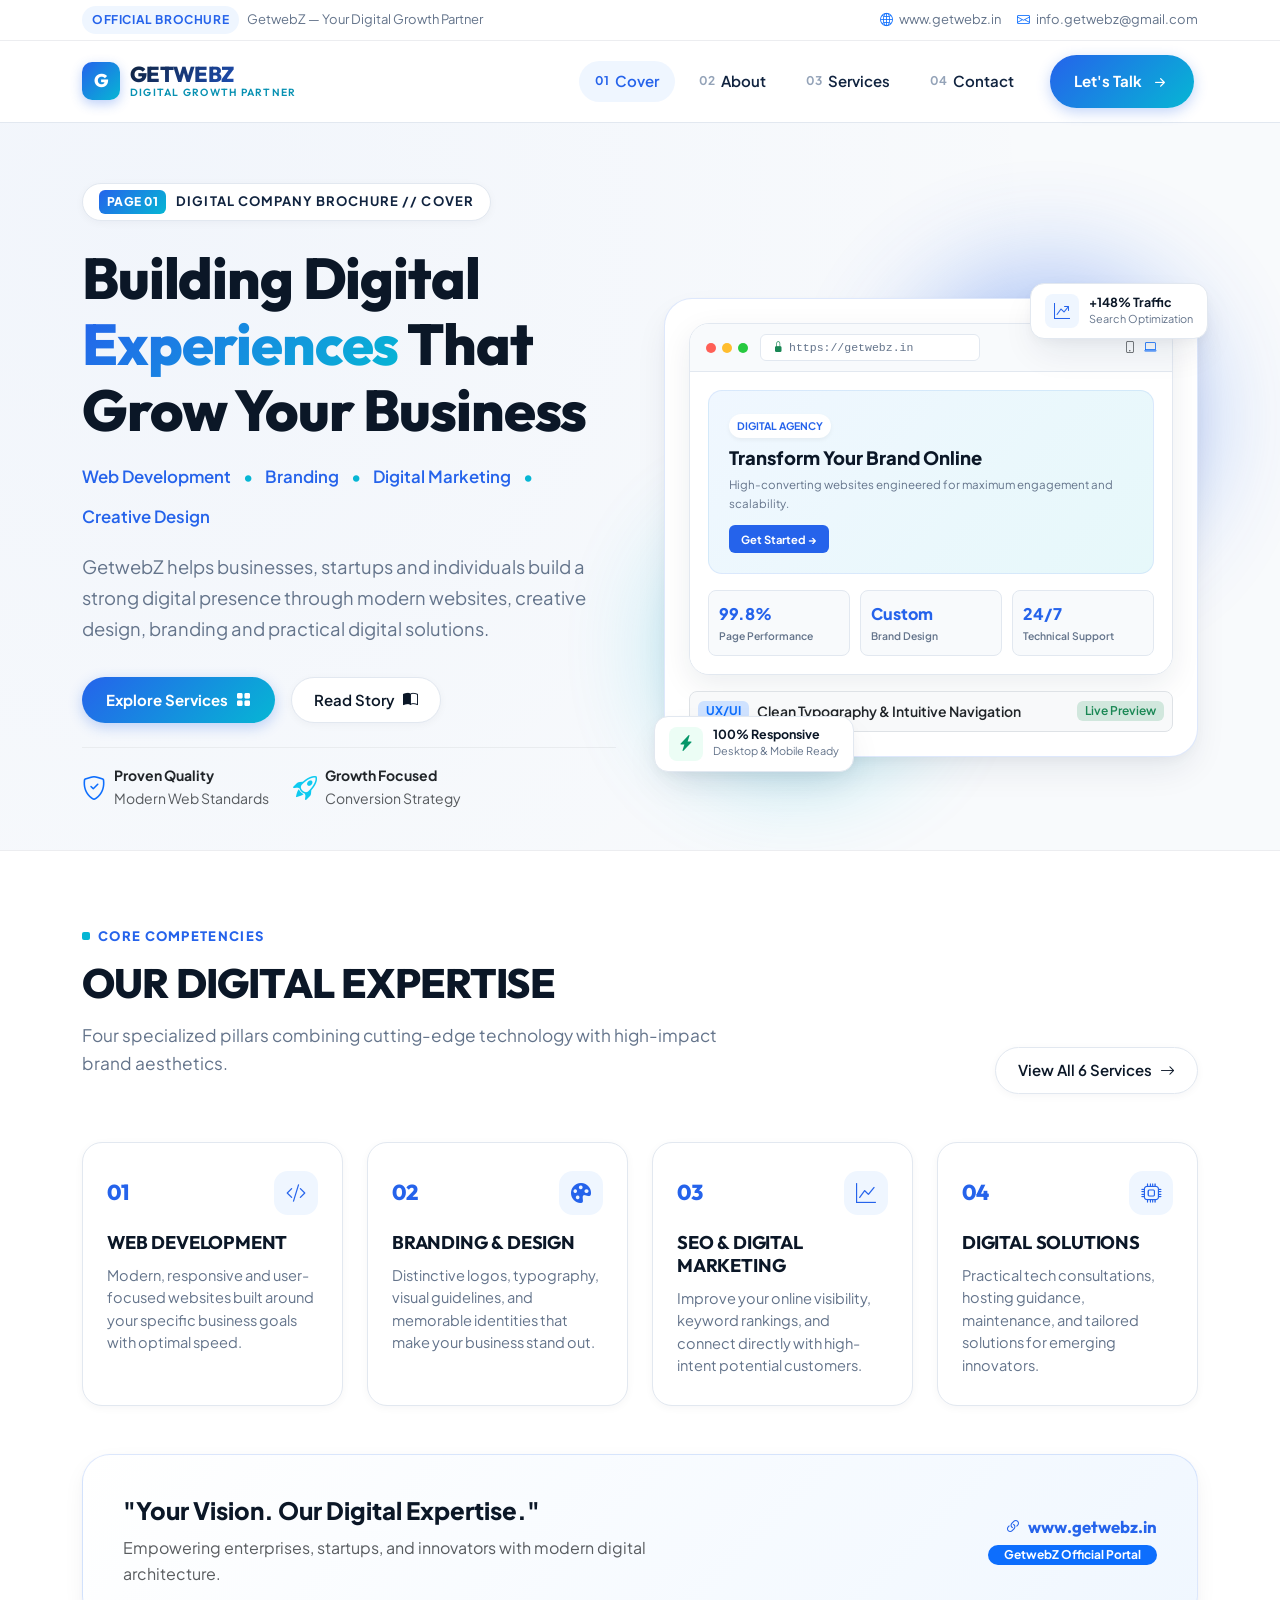
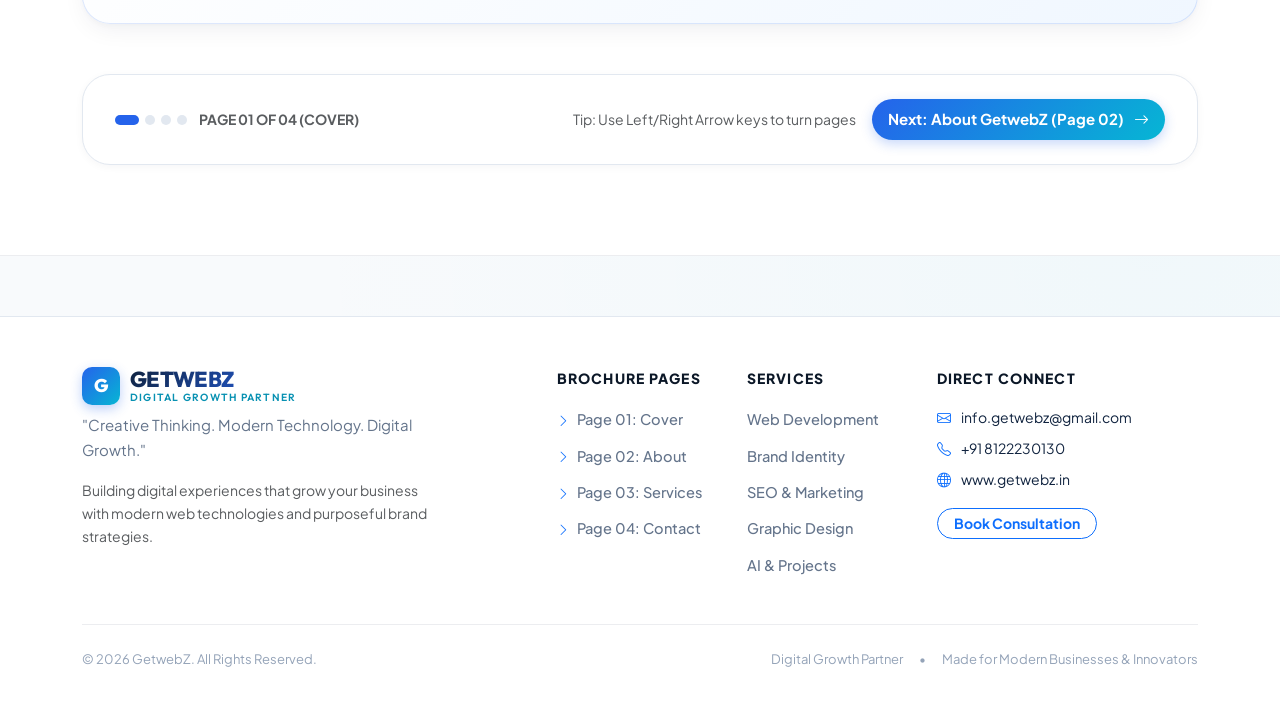
<file: index.html>
<!DOCTYPE html>
<html lang="en">

<head>
  <meta charset="UTF-8">
  <meta name="viewport" content="width=device-width, initial-scale=1.0">
  <title>GetwebZ | Web Development, Branding & Digital Solutions</title>
  <meta name="description"
    content="GetwebZ helps businesses build powerful digital experiences through web development, branding, graphic design, SEO and digital solutions.">

  <!-- Open Graph -->
  <meta property="og:title" content="GetwebZ | Building Digital Experiences That Grow Your Business">
  <meta property="og:description"
    content="Your Digital Growth Partner. Modern websites, creative design, branding and practical digital solutions.">
  <meta property="og:url" content="https://getwebz.in/">
  <meta property="og:type" content="website">

  <!-- Bootstrap 5 CSS -->
  <link href="https://cdn.jsdelivr.net/npm/bootstrap@5.3.3/dist/css/bootstrap.min.css" rel="stylesheet">
  <!-- Custom Design System -->
  <link rel="stylesheet" href="css/style.css">
</head>

<body>

  <div class="brochure-container">

    <!-- TOP BROCHURE UTILITY BAR -->
    <div class="brochure-topbar">
      <div class="container d-flex justify-content-between align-items-center">
        <div class="d-flex align-items-center gap-2">
          <span class="badge-doc">Official Brochure</span>
          <span class="d-none d-sm-inline">GetwebZ — Your Digital Growth Partner</span>
        </div>
        <div class="d-flex align-items-center gap-3">
          <span><i class="bi bi-globe2 me-1 text-primary"></i> www.getwebz.in</span>
          <span class="d-none d-md-inline"><i class="bi bi-envelope me-1 text-primary"></i>
            info.getwebz@gmail.com</span>
        </div>
      </div>
    </div>

    <!-- STICKY NAVIGATION -->
    <nav class="navbar navbar-expand-lg site-navbar">
      <div class="container">
        <a class="brand-logo" href="index.html">
          <div class="brand-logo-icon">G</div>
          <div class="brand-logo-text">
            <span class="brand-logo-title">GETWEBZ</span>
            <span class="brand-logo-sub">Digital Growth Partner</span>
          </div>
        </a>

        <button class="navbar-toggler border-0 shadow-none" type="button" data-bs-toggle="collapse"
          data-bs-target="#navbarBrochure" aria-controls="navbarBrochure" aria-expanded="false"
          aria-label="Toggle navigation">
          <span class="navbar-toggler-icon"></span>
        </button>

        <div class="collapse navbar-collapse" id="navbarBrochure">
          <ul class="navbar-nav ms-auto align-items-lg-center">
            <li class="nav-item">
              <a class="nav-link active" href="index.html">
                <span class="page-num">01</span> Cover
              </a>
            </li>
            <li class="nav-item">
              <a class="nav-link" href="about.html">
                <span class="page-num">02</span> About
              </a>
            </li>
            <li class="nav-item">
              <a class="nav-link" href="services.html">
                <span class="page-num">03</span> Services
              </a>
            </li>
            <li class="nav-item">
              <a class="nav-link" href="contact.html">
                <span class="page-num">04</span> Contact
              </a>
            </li>
            <li class="nav-item ms-lg-3 mt-3 mt-lg-0">
              <a href="contact.html" class="btn-brand-primary">
                <span>Let's Talk</span>
                <i class="bi bi-arrow-right-short fs-5"></i>
              </a>
            </li>
          </ul>
        </div>
      </div>
    </nav>

    <!-- MAIN HERO COVER SECTION -->
    <main>
      <section class="brochure-page-hero">
        <div class="container">

          <!-- Brochure Page Marker -->
          <div class="brochure-page-badge">
            <span class="page-tag">PAGE 01</span>
            <span class="page-title">DIGITAL COMPANY BROCHURE // COVER</span>
          </div>

          <div class="row align-items-center g-5">
            <!-- Hero Text Content -->
            <div class="col-lg-6">
              <h1 class="hero-main-title">
                Building Digital <span class="gradient-text">Experiences</span> That Grow Your Business
              </h1>

              <div class="hero-tagline-bar">
                <span>Web Development</span>
                <span class="bullet">•</span>
                <span>Branding</span>
                <span class="bullet">•</span>
                <span>Digital Marketing</span>
                <span class="bullet">•</span>
                <span>Creative Design</span>
              </div>

              <p class="hero-intro-text">
                GetwebZ helps businesses, startups and individuals build a strong digital presence through modern
                websites, creative design, branding and practical digital solutions.
              </p>

              <div class="d-flex flex-wrap gap-3 mb-4">
                <a href="services.html" class="btn-brand-primary">
                  <span>Explore Services</span>
                  <i class="bi bi-grid-fill"></i>
                </a>
                <a href="about.html" class="btn-brand-secondary">
                  <span>Read Story</span>
                  <i class="bi bi-book-half"></i>
                </a>
              </div>

              <div class="d-flex align-items-center gap-4 pt-3 border-top border-light-subtle">
                <div class="d-flex align-items-center gap-2">
                  <i class="bi bi-shield-check text-primary fs-4"></i>
                  <div class="small">
                    <div class="fw-bold text-dark">Proven Quality</div>
                    <div class="text-muted">Modern Web Standards</div>
                  </div>
                </div>
                <div class="d-flex align-items-center gap-2">
                  <i class="bi bi-rocket-takeoff text-info fs-4"></i>
                  <div class="small">
                    <div class="fw-bold text-dark">Growth Focused</div>
                    <div class="text-muted">Conversion Strategy</div>
                  </div>
                </div>
              </div>
            </div>

            <!-- Hero Visual Composition (Light Artboard & Device Mockups) -->
            <div class="col-lg-6">
              <div class="hero-visual-wrapper">
                <!-- Ambient Glows -->
                <div class="ambient-glow-shape glow-blue"></div>
                <div class="ambient-glow-shape glow-cyan"></div>

                <!-- Top Floating Badge -->
                <div class="floating-chip top-right">
                  <div class="floating-chip-icon blue">
                    <i class="bi bi-graph-up-arrow"></i>
                  </div>
                  <div class="floating-chip-text">
                    <div class="title">+148% Traffic</div>
                    <div class="subtitle">Search Optimization</div>
                  </div>
                </div>

                <!-- Bottom Floating Badge -->
                <div class="floating-chip bottom-left">
                  <div class="floating-chip-icon green">
                    <i class="bi bi-lightning-charge-fill"></i>
                  </div>
                  <div class="floating-chip-text">
                    <div class="title">100% Responsive</div>
                    <div class="subtitle">Desktop & Mobile Ready</div>
                  </div>
                </div>

                <!-- Central MacBook/Browser Mockup Artboard -->
                <div class="hero-artboard">
                  <div class="mockup-window">
                    <div class="mockup-header">
                      <div class="window-dots">
                        <span class="dot-red"></span>
                        <span class="dot-yellow"></span>
                        <span class="dot-green"></span>
                      </div>
                      <div class="mockup-address">
                        <i class="bi bi-lock-fill text-success" style="font-size: 0.65rem;"></i>
                        <span>https://getwebz.in</span>
                      </div>
                      <div class="ms-auto d-flex gap-2 text-muted" style="font-size: 0.75rem;">
                        <i class="bi bi-phone"></i>
                        <i class="bi bi-laptop text-primary"></i>
                      </div>
                    </div>

                    <div class="mockup-body">
                      <!-- Browser Screen Content -->
                      <div class="mockup-hero-preview">
                        <span class="mockup-badge">DIGITAL AGENCY</span>
                        <div class="mockup-heading">Transform Your Brand Online</div>
                        <div class="mockup-sub">High-converting websites engineered for maximum engagement and
                          scalability.</div>
                        <div class="mockup-btn">Get Started &rarr;</div>
                      </div>

                      <!-- Metric Widgets Strip inside Preview -->
                      <div class="mockup-grid-strip">
                        <div class="mockup-card-mini">
                          <div class="metric-val">99.8%</div>
                          <div class="metric-lbl">Page Performance</div>
                        </div>
                        <div class="mockup-card-mini">
                          <div class="metric-val">Custom</div>
                          <div class="metric-lbl">Brand Design</div>
                        </div>
                        <div class="mockup-card-mini">
                          <div class="metric-val">24/7</div>
                          <div class="metric-lbl">Technical Support</div>
                        </div>
                      </div>
                    </div>
                  </div>

                  <!-- Secondary Sub-elements (Mobile Overlay Preview) -->
                  <div class="mt-3 p-2 bg-light rounded-3 d-flex align-items-center justify-content-between border">
                    <div class="d-flex align-items-center gap-2">
                      <span class="badge bg-primary-subtle text-primary fw-bold">UX/UI</span>
                      <span class="small fw-semibold text-dark">Clean Typography & Intuitive Navigation</span>
                    </div>
                    <span class="badge bg-success-subtle text-success fw-semibold">Live Preview</span>
                  </div>
                </div>

              </div>
            </div>
          </div>

        </div>
      </section>

      <!-- SECTION: OUR DIGITAL EXPERTISE -->
      <section class="brochure-section bg-canvas">
        <div class="container">

          <div class="row align-items-end mb-5">
            <div class="col-lg-8">
              <span class="section-label">Core Competencies</span>
              <h2 class="section-title">OUR DIGITAL EXPERTISE</h2>
              <p class="section-subtitle">
                Four specialized pillars combining cutting-edge technology with high-impact brand aesthetics.
              </p>
            </div>
            <div class="col-lg-4 text-lg-end">
              <a href="services.html" class="btn-brand-secondary">
                <span>View All 6 Services</span>
                <i class="bi bi-arrow-right"></i>
              </a>
            </div>
          </div>

          <!-- 4 Compact Expertise Cards -->
          <div class="row g-4">
            <!-- 01 WEB DEVELOPMENT -->
            <div class="col-md-6 col-lg-3">
              <div class="expertise-card">
                <div class="expertise-number">
                  <span>01</span>
                  <div class="expertise-icon-wrap">
                    <i class="bi bi-code-slash"></i>
                  </div>
                </div>
                <h3 class="expertise-title">WEB DEVELOPMENT</h3>
                <p class="expertise-desc">
                  Modern, responsive and user-focused websites built around your specific business goals with optimal
                  speed.
                </p>
              </div>
            </div>

            <!-- 02 BRANDING & DESIGN -->
            <div class="col-md-6 col-lg-3">
              <div class="expertise-card">
                <div class="expertise-number">
                  <span>02</span>
                  <div class="expertise-icon-wrap">
                    <i class="bi bi-palette-fill"></i>
                  </div>
                </div>
                <h3 class="expertise-title">BRANDING & DESIGN</h3>
                <p class="expertise-desc">
                  Distinctive logos, typography, visual guidelines, and memorable identities that make your business
                  stand out.
                </p>
              </div>
            </div>

            <!-- 03 SEO & DIGITAL MARKETING -->
            <div class="col-md-6 col-lg-3">
              <div class="expertise-card">
                <div class="expertise-number">
                  <span>03</span>
                  <div class="expertise-icon-wrap">
                    <i class="bi bi-graph-up"></i>
                  </div>
                </div>
                <h3 class="expertise-title">SEO & DIGITAL MARKETING</h3>
                <p class="expertise-desc">
                  Improve your online visibility, keyword rankings, and connect directly with high-intent potential
                  customers.
                </p>
              </div>
            </div>

            <!-- 04 DIGITAL SOLUTIONS -->
            <div class="col-md-6 col-lg-3">
              <div class="expertise-card">
                <div class="expertise-number">
                  <span>04</span>
                  <div class="expertise-icon-wrap">
                    <i class="bi bi-cpu"></i>
                  </div>
                </div>
                <h3 class="expertise-title">DIGITAL SOLUTIONS</h3>
                <p class="expertise-desc">
                  Practical tech consultations, hosting guidance, maintenance, and tailored solutions for emerging
                  innovators.
                </p>
              </div>
            </div>
          </div>

          <!-- Bottom Statement Callout Bar -->
          <div class="brochure-callout-bar mt-5">
            <div class="row align-items-center">
              <div class="col-md-7 mb-3 mb-md-0">
                <div class="callout-tagline">"Your Vision. Our Digital Expertise."</div>
                <p class="mb-0 text-muted">Empowering enterprises, startups, and innovators with modern digital
                  architecture.</p>
              </div>
              <div class="col-md-5 text-md-end">
                <div class="d-inline-flex flex-column align-items-md-end">
                  <a href="https://getwebz.in/" target="_blank" rel="noopener"
                    class="callout-domain text-decoration-none">
                    <i class="bi bi-link-45deg me-1"></i> www.getwebz.in
                  </a>
                  <span class="badge bg-primary text-white mt-1 px-3 py-1 rounded-pill">GetwebZ Official Portal</span>
                </div>
              </div>
            </div>
          </div>

          <!-- BROCHURE CHAPTER PAGINATION BAR -->
          <div class="brochure-pagination-bar">
            <div class="brochure-page-indicator">
              <div class="page-dots-indicator">
                <span class="active"></span>
                <span></span>
                <span></span>
                <span></span>
              </div>
              <span class="small fw-bold text-muted">PAGE 01 OF 04 (COVER)</span>
            </div>

            <div class="d-flex align-items-center gap-3">
              <span class="small text-muted d-none d-md-inline">Tip: Use Left/Right Arrow keys to turn pages</span>
              <a href="about.html" class="page-step-link primary-step next-page">
                <span>Next: About GetwebZ (Page 02)</span>
                <i class="bi bi-arrow-right"></i>
              </a>
            </div>
          </div>

        </div>
      </section>
    </main>

    <!-- GLOBAL BROCHURE FOOTER -->
    <footer class="brochure-footer">
      <div class="container">
        <div class="row g-4">
          <div class="col-lg-4">
            <a class="brand-logo mb-2" href="index.html">
              <div class="brand-logo-icon">G</div>
              <div class="brand-logo-text">
                <span class="brand-logo-title">GETWEBZ</span>
                <span class="brand-logo-sub">Digital Growth Partner</span>
              </div>
            </a>
            <p class="footer-brand-tagline">
              "Creative Thinking. Modern Technology. Digital Growth."
            </p>
            <p class="text-muted small">
              Building digital experiences that grow your business with modern web technologies and purposeful brand
              strategies.
            </p>
          </div>

          <div class="col-6 col-lg-2 offset-lg-1">
            <div class="footer-links-title">Brochure Pages</div>
            <ul class="footer-nav">
              <li><a href="index.html"><i class="bi bi-chevron-right me-1 text-primary small"></i> Page 01: Cover</a>
              </li>
              <li><a href="about.html"><i class="bi bi-chevron-right me-1 text-primary small"></i> Page 02: About</a>
              </li>
              <li><a href="services.html"><i class="bi bi-chevron-right me-1 text-primary small"></i> Page 03:
                  Services</a></li>
              <li><a href="contact.html"><i class="bi bi-chevron-right me-1 text-primary small"></i> Page 04:
                  Contact</a></li>
            </ul>
          </div>

          <div class="col-6 col-lg-2">
            <div class="footer-links-title">Services</div>
            <ul class="footer-nav">
              <li><a href="services.html#webdev">Web Development</a></li>
              <li><a href="services.html#branding">Brand Identity</a></li>
              <li><a href="services.html#seo">SEO & Marketing</a></li>
              <li><a href="services.html#graphic">Graphic Design</a></li>
              <li><a href="services.html#tech">AI & Projects</a></li>
            </ul>
          </div>

          <div class="col-lg-3">
            <div class="footer-links-title">Direct Connect</div>
            <div class="small mb-2"><i class="bi bi-envelope text-primary me-2"></i> info.getwebz@gmail.com</div>
            <div class="small mb-2"><i class="bi bi-telephone text-primary me-2"></i> +91 8122230130</div>
            <div class="small mb-3"><i class="bi bi-globe text-primary me-2"></i> www.getwebz.in</div>
            <a href="contact.html" class="btn btn-sm btn-outline-primary rounded-pill px-3 fw-bold">Book
              Consultation</a>
          </div>
        </div>

        <div class="footer-bottom-bar">
          <div>© 2026 GetwebZ. All Rights Reserved.</div>
          <div class="d-flex gap-3">
            <span>Digital Growth Partner</span>
            <span>•</span>
            <span>Made for Modern Businesses & Innovators</span>
          </div>
        </div>
      </div>
    </footer>

  </div>

  <!-- Bootstrap 5 JS Bundle -->
  <script src="https://cdn.jsdelivr.net/npm/bootstrap@5.3.3/dist/js/bootstrap.bundle.min.js"></script>
  <!-- Interactive Engine -->
  <script src="js/main.js"></script>
</body>

</html>
</file>
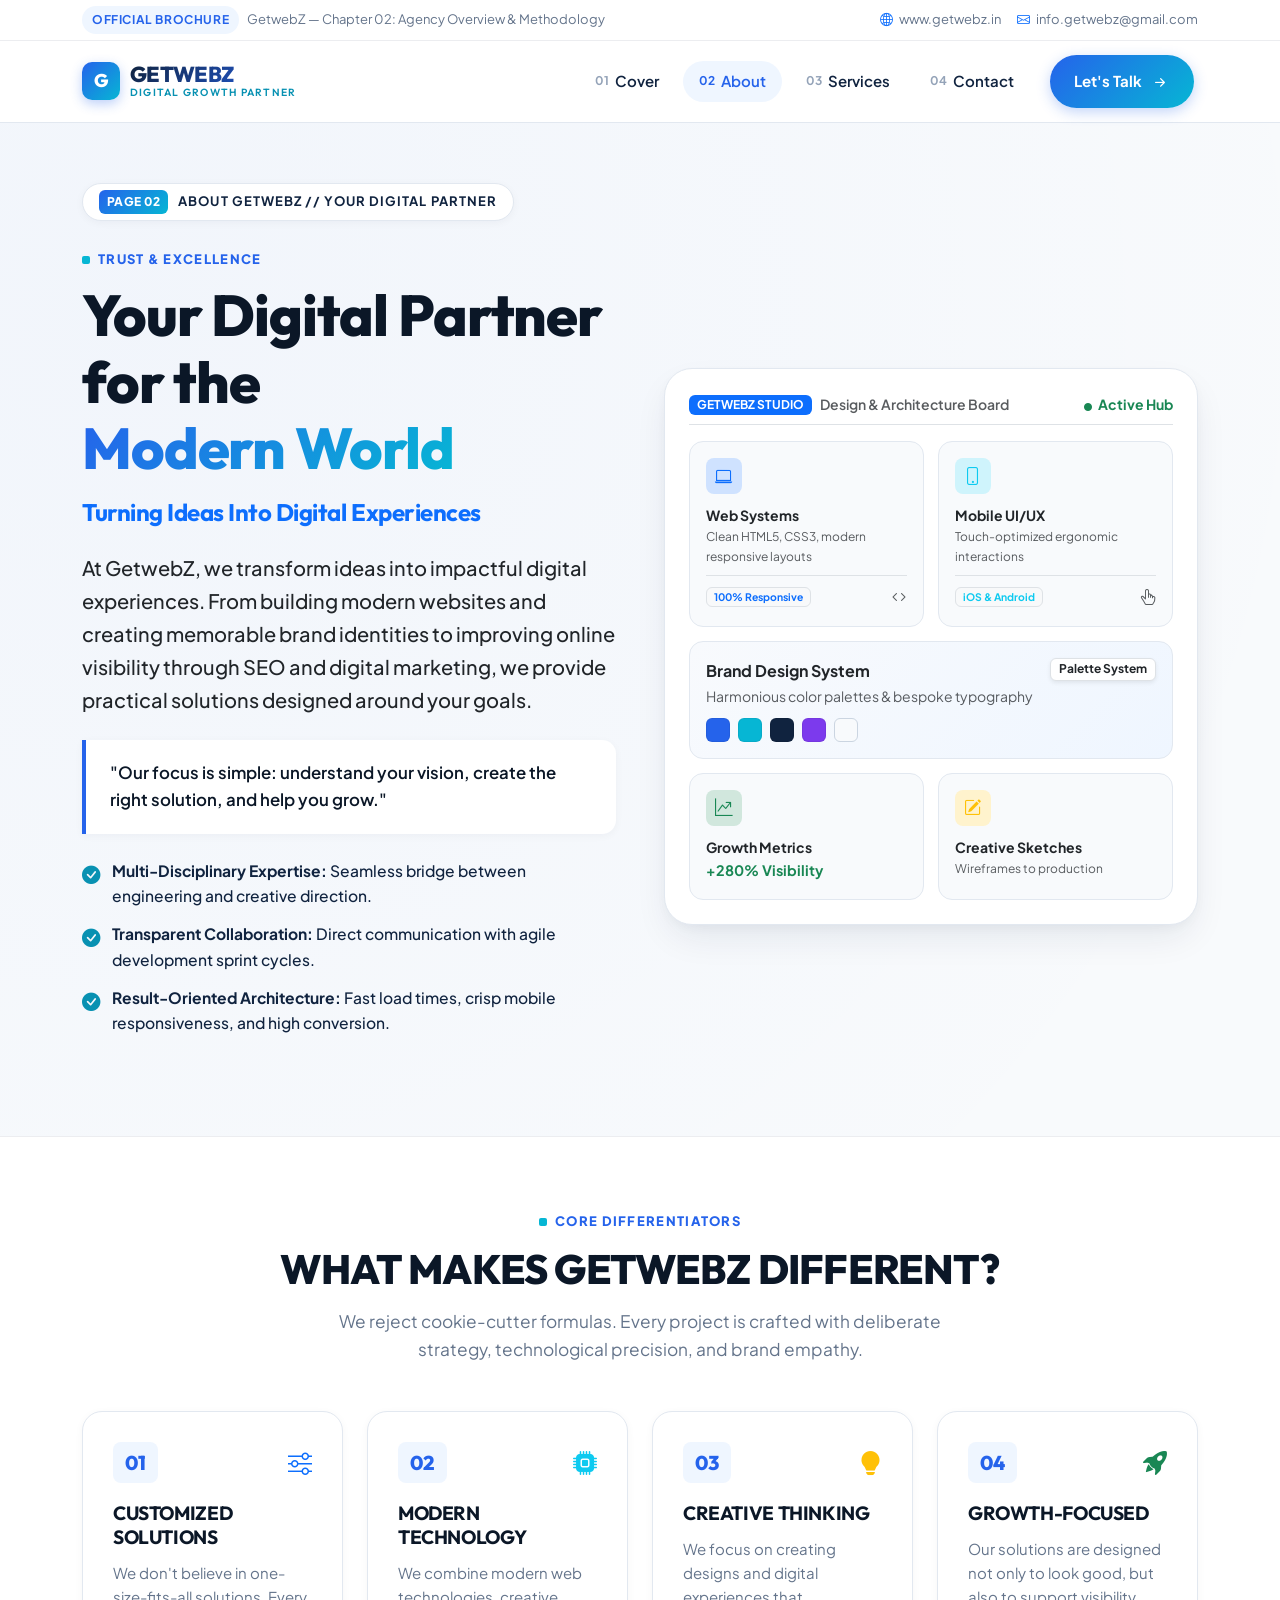
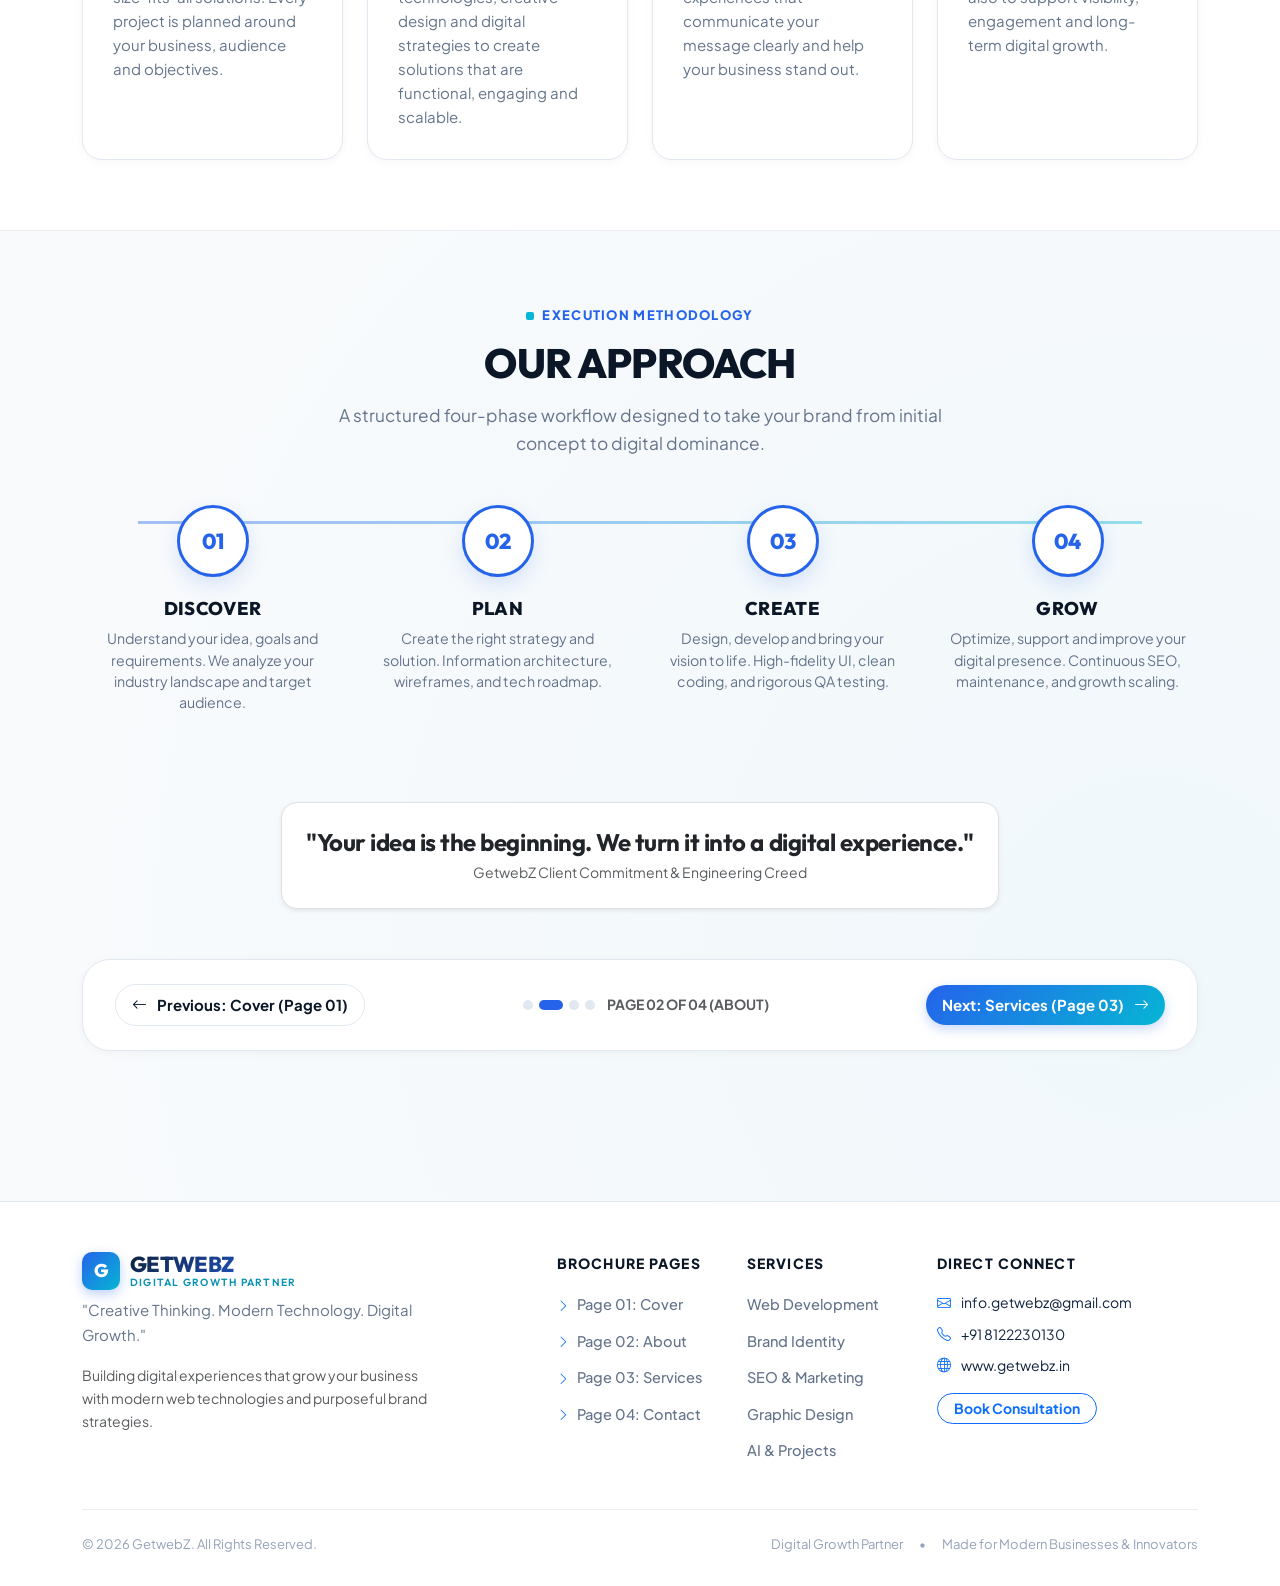
<file: about.html>
<!DOCTYPE html>
<html lang="en">
<head>
  <meta charset="UTF-8">
  <meta name="viewport" content="width=device-width, initial-scale=1.0">
  <title>About GetwebZ | Your Digital Partner for the Modern World</title>
  <meta name="description" content="At GetwebZ, we transform ideas into impactful digital experiences. Discover our story, methodology, and why leading brands choose our digital agency.">
  
  <!-- Open Graph -->
  <meta property="og:title" content="About GetwebZ | Your Digital Partner">
  <meta property="og:description" content="Turning Ideas Into Digital Experiences. Discover our customized solutions, modern tech stack, and growth-focused approach.">
  <meta property="og:url" content="https://getwebz.in/about.html">
  <meta property="og:type" content="website">

  <!-- Bootstrap 5 CSS -->
  <link href="https://cdn.jsdelivr.net/npm/bootstrap@5.3.3/dist/css/bootstrap.min.css" rel="stylesheet">
  <!-- Custom Design System -->
  <link rel="stylesheet" href="css/style.css">
</head>
<body>

<div class="brochure-container">

  <!-- TOP BROCHURE UTILITY BAR -->
  <div class="brochure-topbar">
    <div class="container d-flex justify-content-between align-items-center">
      <div class="d-flex align-items-center gap-2">
        <span class="badge-doc">Official Brochure</span>
        <span class="d-none d-sm-inline">GetwebZ — Chapter 02: Agency Overview & Methodology</span>
      </div>
      <div class="d-flex align-items-center gap-3">
        <span><i class="bi bi-globe2 me-1 text-primary"></i> www.getwebz.in</span>
        <span class="d-none d-md-inline"><i class="bi bi-envelope me-1 text-primary"></i> info.getwebz@gmail.com</span>
      </div>
    </div>
  </div>

  <!-- STICKY NAVIGATION -->
  <nav class="navbar navbar-expand-lg site-navbar">
    <div class="container">
      <a class="brand-logo" href="index.html">
        <div class="brand-logo-icon">G</div>
        <div class="brand-logo-text">
          <span class="brand-logo-title">GETWEBZ</span>
          <span class="brand-logo-sub">Digital Growth Partner</span>
        </div>
      </a>

      <button class="navbar-toggler border-0 shadow-none" type="button" data-bs-toggle="collapse" data-bs-target="#navbarBrochure" aria-controls="navbarBrochure" aria-expanded="false" aria-label="Toggle navigation">
        <span class="navbar-toggler-icon"></span>
      </button>

      <div class="collapse navbar-collapse" id="navbarBrochure">
        <ul class="navbar-nav ms-auto align-items-lg-center">
          <li class="nav-item">
            <a class="nav-link" href="index.html">
              <span class="page-num">01</span> Cover
            </a>
          </li>
          <li class="nav-item">
            <a class="nav-link active" href="about.html">
              <span class="page-num">02</span> About
            </a>
          </li>
          <li class="nav-item">
            <a class="nav-link" href="services.html">
              <span class="page-num">03</span> Services
            </a>
          </li>
          <li class="nav-item">
            <a class="nav-link" href="contact.html">
              <span class="page-num">04</span> Contact
            </a>
          </li>
          <li class="nav-item ms-lg-3 mt-3 mt-lg-0">
            <a href="contact.html" class="btn-brand-primary">
              <span>Let's Talk</span>
              <i class="bi bi-arrow-right-short fs-5"></i>
            </a>
          </li>
        </ul>
      </div>
    </div>
  </nav>

  <!-- MAIN ABOUT SECTION -->
  <main>
    <section class="brochure-page-hero">
      <div class="container">
        
        <!-- Brochure Page Marker -->
        <div class="brochure-page-badge">
          <span class="page-tag">PAGE 02</span>
          <span class="page-title">ABOUT GETWEBZ // YOUR DIGITAL PARTNER</span>
        </div>

        <div class="row align-items-center g-5 mb-5">
          <!-- Left Column: Story and Positioning -->
          <div class="col-lg-6">
            <span class="section-label">Trust & Excellence</span>
            <h1 class="hero-main-title mb-3">
              Your Digital Partner for the <span class="gradient-text">Modern World</span>
            </h1>
            <h4 class="text-primary fw-bold mb-4">
              Turning Ideas Into Digital Experiences
            </h4>

            <p class="lead text-dark fw-medium mb-3">
              At GetwebZ, we transform ideas into impactful digital experiences. From building modern websites and creating memorable brand identities to improving online visibility through SEO and digital marketing, we provide practical solutions designed around your goals.
            </p>

            <div class="about-quote-box">
              <p class="about-quote-text">
                "Our focus is simple: understand your vision, create the right solution, and help you grow."
              </p>
            </div>

            <ul class="about-highlight-list">
              <li>
                <i class="bi bi-check-circle-fill"></i>
                <span><strong>Multi-Disciplinary Expertise:</strong> Seamless bridge between engineering and creative direction.</span>
              </li>
              <li>
                <i class="bi bi-check-circle-fill"></i>
                <span><strong>Transparent Collaboration:</strong> Direct communication with agile development sprint cycles.</span>
              </li>
              <li>
                <i class="bi bi-check-circle-fill"></i>
                <span><strong>Result-Oriented Architecture:</strong> Fast load times, crisp mobile responsiveness, and high conversion.</span>
              </li>
            </ul>
          </div>

          <!-- Right Column: Creative Digital Workspace Composition -->
          <div class="col-lg-6">
            <div class="workspace-artboard">
              <div class="d-flex align-items-center justify-content-between mb-3 pb-2 border-bottom">
                <div class="d-flex align-items-center gap-2">
                  <span class="badge bg-primary text-white px-2 py-1 small fw-bold">GETWEBZ STUDIO</span>
                  <span class="small fw-semibold text-muted">Design & Architecture Board</span>
                </div>
                <span class="text-success small fw-bold"><i class="bi bi-circle-fill me-1" style="font-size: 0.5rem;"></i> Active Hub</span>
              </div>

              <div class="workspace-grid">
                <!-- Workspace Tile 1: Web & Laptop Interface -->
                <div class="workspace-card">
                  <div class="workspace-card-icon bg-primary-subtle text-primary">
                    <i class="bi bi-laptop"></i>
                  </div>
                  <div class="fw-bold text-dark small">Web Systems</div>
                  <div class="text-muted" style="font-size: 0.75rem;">Clean HTML5, CSS3, modern responsive layouts</div>
                  <div class="mt-2 pt-2 border-top d-flex align-items-center justify-content-between">
                    <span class="badge bg-light text-primary border" style="font-size: 0.65rem;">100% Responsive</span>
                    <i class="bi bi-code text-muted"></i>
                  </div>
                </div>

                <!-- Workspace Tile 2: Mobile Interface & Apps -->
                <div class="workspace-card">
                  <div class="workspace-card-icon bg-info-subtle text-info">
                    <i class="bi bi-phone"></i>
                  </div>
                  <div class="fw-bold text-dark small">Mobile UI/UX</div>
                  <div class="text-muted" style="font-size: 0.75rem;">Touch-optimized ergonomic interactions</div>
                  <div class="mt-2 pt-2 border-top d-flex align-items-center justify-content-between">
                    <span class="badge bg-light text-info border" style="font-size: 0.65rem;">iOS & Android</span>
                    <i class="bi bi-hand-index-thumb text-muted"></i>
                  </div>
                </div>

                <!-- Workspace Tile 3: Branding & Color Harmony -->
                <div class="workspace-card full-col">
                  <div class="d-flex justify-content-between align-items-start">
                    <div>
                      <div class="fw-bold text-dark">Brand Design System</div>
                      <div class="text-muted small">Harmonious color palettes & bespoke typography</div>
                    </div>
                    <span class="badge bg-white text-dark border shadow-sm">Palette System</span>
                  </div>
                  <div class="palette-swatches">
                    <span style="background: #2563EB;" title="Primary Blue #2563EB"></span>
                    <span style="background: #06B6D4;" title="Accent Cyan #06B6D4"></span>
                    <span style="background: #10233F;" title="Deep Navy #10233F"></span>
                    <span style="background: #7C3AED;" title="Soft Violet #7C3AED"></span>
                    <span style="background: #F8FAFC; border: 1px solid #CBD5E1;" title="Canvas Light #F8FAFC"></span>
                  </div>
                </div>

                <!-- Workspace Tile 4: Analytics Sparkline -->
                <div class="workspace-card">
                  <div class="workspace-card-icon bg-success-subtle text-success">
                    <i class="bi bi-graph-up-arrow"></i>
                  </div>
                  <div class="fw-bold text-dark small">Growth Metrics</div>
                  <div class="text-success fw-bold" style="font-size: 0.9rem;">+280% Visibility</div>
                </div>

                <!-- Workspace Tile 5: Sketches & Wireframing -->
                <div class="workspace-card">
                  <div class="workspace-card-icon bg-warning-subtle text-warning">
                    <i class="bi bi-pencil-square"></i>
                  </div>
                  <div class="fw-bold text-dark small">Creative Sketches</div>
                  <div class="text-muted" style="font-size: 0.75rem;">Wireframes to production</div>
                </div>
              </div>

            </div>
          </div>
        </div>

      </div>
    </section>

    <!-- SECTION: WHAT MAKES GETWEBZ DIFFERENT? -->
    <section class="brochure-section bg-canvas">
      <div class="container">
        
        <div class="text-center max-w-700 mx-auto mb-5">
          <span class="section-label">Core Differentiators</span>
          <h2 class="section-title">WHAT MAKES GETWEBZ DIFFERENT?</h2>
          <p class="section-subtitle mx-auto">
            We reject cookie-cutter formulas. Every project is crafted with deliberate strategy, technological precision, and brand empathy.
          </p>
        </div>

        <div class="row g-4">
          <!-- 01 CUSTOMIZED SOLUTIONS -->
          <div class="col-md-6 col-lg-3">
            <div class="difference-card">
              <div class="difference-header">
                <span class="difference-tag">01</span>
                <i class="bi bi-sliders text-primary fs-4"></i>
              </div>
              <h3 class="difference-title">CUSTOMIZED SOLUTIONS</h3>
              <p class="difference-desc">
                We don't believe in one-size-fits-all solutions. Every project is planned around your business, audience and objectives.
              </p>
            </div>
          </div>

          <!-- 02 MODERN TECHNOLOGY -->
          <div class="col-md-6 col-lg-3">
            <div class="difference-card">
              <div class="difference-header">
                <span class="difference-tag">02</span>
                <i class="bi bi-cpu-fill text-info fs-4"></i>
              </div>
              <h3 class="difference-title">MODERN TECHNOLOGY</h3>
              <p class="difference-desc">
                We combine modern web technologies, creative design and digital strategies to create solutions that are functional, engaging and scalable.
              </p>
            </div>
          </div>

          <!-- 03 CREATIVE THINKING -->
          <div class="col-md-6 col-lg-3">
            <div class="difference-card">
              <div class="difference-header">
                <span class="difference-tag">03</span>
                <i class="bi bi-lightbulb-fill text-warning fs-4"></i>
              </div>
              <h3 class="difference-title">CREATIVE THINKING</h3>
              <p class="difference-desc">
                We focus on creating designs and digital experiences that communicate your message clearly and help your business stand out.
              </p>
            </div>
          </div>

          <!-- 04 GROWTH-FOCUSED -->
          <div class="col-md-6 col-lg-3">
            <div class="difference-card">
              <div class="difference-header">
                <span class="difference-tag">04</span>
                <i class="bi bi-rocket-takeoff-fill text-success fs-4"></i>
              </div>
              <h3 class="difference-title">GROWTH-FOCUSED</h3>
              <p class="difference-desc">
                Our solutions are designed not only to look good, but also to support visibility, engagement and long-term digital growth.
              </p>
            </div>
          </div>
        </div>

      </div>
    </section>

    <!-- SECTION: OUR APPROACH (4-STEP PROCESS) -->
    <section class="brochure-section">
      <div class="container">
        
        <div class="text-center max-w-700 mx-auto mb-5">
          <span class="section-label">Execution Methodology</span>
          <h2 class="section-title">OUR APPROACH</h2>
          <p class="section-subtitle mx-auto">
            A structured four-phase workflow designed to take your brand from initial concept to digital dominance.
          </p>
        </div>

        <div class="process-timeline-container">
          <div class="process-timeline-line"></div>

          <div class="row g-4">
            <!-- STEP 01: DISCOVER -->
            <div class="col-md-6 col-lg-3">
              <div class="process-step-item">
                <div class="process-node">01</div>
                <h4 class="process-step-title">DISCOVER</h4>
                <p class="process-step-desc">
                  Understand your idea, goals and requirements. We analyze your industry landscape and target audience.
                </p>
              </div>
            </div>

            <!-- STEP 02: PLAN -->
            <div class="col-md-6 col-lg-3">
              <div class="process-step-item">
                <div class="process-node">02</div>
                <h4 class="process-step-title">PLAN</h4>
                <p class="process-step-desc">
                  Create the right strategy and solution. Information architecture, wireframes, and tech roadmap.
                </p>
              </div>
            </div>

            <!-- STEP 03: CREATE -->
            <div class="col-md-6 col-lg-3">
              <div class="process-step-item">
                <div class="process-node">03</div>
                <h4 class="process-step-title">CREATE</h4>
                <p class="process-step-desc">
                  Design, develop and bring your vision to life. High-fidelity UI, clean coding, and rigorous QA testing.
                </p>
              </div>
            </div>

            <!-- STEP 04: GROW -->
            <div class="col-md-6 col-lg-3">
              <div class="process-step-item">
                <div class="process-node">04</div>
                <h4 class="process-step-title">GROW</h4>
                <p class="process-step-desc">
                  Optimize, support and improve your digital presence. Continuous SEO, maintenance, and growth scaling.
                </p>
              </div>
            </div>
          </div>
        </div>

        <!-- End of Page 2 Closing Manifesto Banner -->
        <div class="text-center mt-5 pt-4">
          <div class="p-4 rounded-4 bg-white border shadow-sm d-inline-block">
            <h4 class="text-dark fw-bold mb-1">
              "Your idea is the beginning. We turn it into a digital experience."
            </h4>
            <p class="text-muted small mb-0">GetwebZ Client Commitment & Engineering Creed</p>
          </div>
        </div>

        <!-- BROCHURE CHAPTER PAGINATION BAR -->
        <div class="brochure-pagination-bar">
          <a href="index.html" class="page-step-link prev-page">
            <i class="bi bi-arrow-left"></i>
            <span>Previous: Cover (Page 01)</span>
          </a>

          <div class="brochure-page-indicator">
            <div class="page-dots-indicator">
              <span></span>
              <span class="active"></span>
              <span></span>
              <span></span>
            </div>
            <span class="small fw-bold text-muted">PAGE 02 OF 04 (ABOUT)</span>
          </div>

          <a href="services.html" class="page-step-link primary-step next-page">
            <span>Next: Services (Page 03)</span>
            <i class="bi bi-arrow-right"></i>
          </a>
        </div>

      </div>
    </section>
  </main>

  <!-- GLOBAL BROCHURE FOOTER -->
  <footer class="brochure-footer">
    <div class="container">
      <div class="row g-4">
        <div class="col-lg-4">
          <a class="brand-logo mb-2" href="index.html">
            <div class="brand-logo-icon">G</div>
            <div class="brand-logo-text">
              <span class="brand-logo-title">GETWEBZ</span>
              <span class="brand-logo-sub">Digital Growth Partner</span>
            </div>
          </a>
          <p class="footer-brand-tagline">
            "Creative Thinking. Modern Technology. Digital Growth."
          </p>
          <p class="text-muted small">
            Building digital experiences that grow your business with modern web technologies and purposeful brand strategies.
          </p>
        </div>

        <div class="col-6 col-lg-2 offset-lg-1">
          <div class="footer-links-title">Brochure Pages</div>
          <ul class="footer-nav">
            <li><a href="index.html"><i class="bi bi-chevron-right me-1 text-primary small"></i> Page 01: Cover</a></li>
            <li><a href="about.html"><i class="bi bi-chevron-right me-1 text-primary small"></i> Page 02: About</a></li>
            <li><a href="services.html"><i class="bi bi-chevron-right me-1 text-primary small"></i> Page 03: Services</a></li>
            <li><a href="contact.html"><i class="bi bi-chevron-right me-1 text-primary small"></i> Page 04: Contact</a></li>
          </ul>
        </div>

        <div class="col-6 col-lg-2">
          <div class="footer-links-title">Services</div>
          <ul class="footer-nav">
            <li><a href="services.html#webdev">Web Development</a></li>
            <li><a href="services.html#branding">Brand Identity</a></li>
            <li><a href="services.html#seo">SEO & Marketing</a></li>
            <li><a href="services.html#graphic">Graphic Design</a></li>
            <li><a href="services.html#tech">AI & Projects</a></li>
          </ul>
        </div>

        <div class="col-lg-3">
          <div class="footer-links-title">Direct Connect</div>
          <div class="small mb-2"><i class="bi bi-envelope text-primary me-2"></i> info.getwebz@gmail.com</div>
          <div class="small mb-2"><i class="bi bi-telephone text-primary me-2"></i> +91 8122230130</div>
          <div class="small mb-3"><i class="bi bi-globe text-primary me-2"></i> www.getwebz.in</div>
          <a href="contact.html" class="btn btn-sm btn-outline-primary rounded-pill px-3 fw-bold">Book Consultation</a>
        </div>
      </div>

      <div class="footer-bottom-bar">
        <div>© 2026 GetwebZ. All Rights Reserved.</div>
        <div class="d-flex gap-3">
          <span>Digital Growth Partner</span>
          <span>•</span>
          <span>Made for Modern Businesses & Innovators</span>
        </div>
      </div>
    </div>
  </footer>

</div>

<!-- Bootstrap 5 JS Bundle -->
<script src="https://cdn.jsdelivr.net/npm/bootstrap@5.3.3/dist/js/bootstrap.bundle.min.js"></script>
<!-- Interactive Engine -->
<script src="js/main.js"></script>
</body>
</html>
</file>
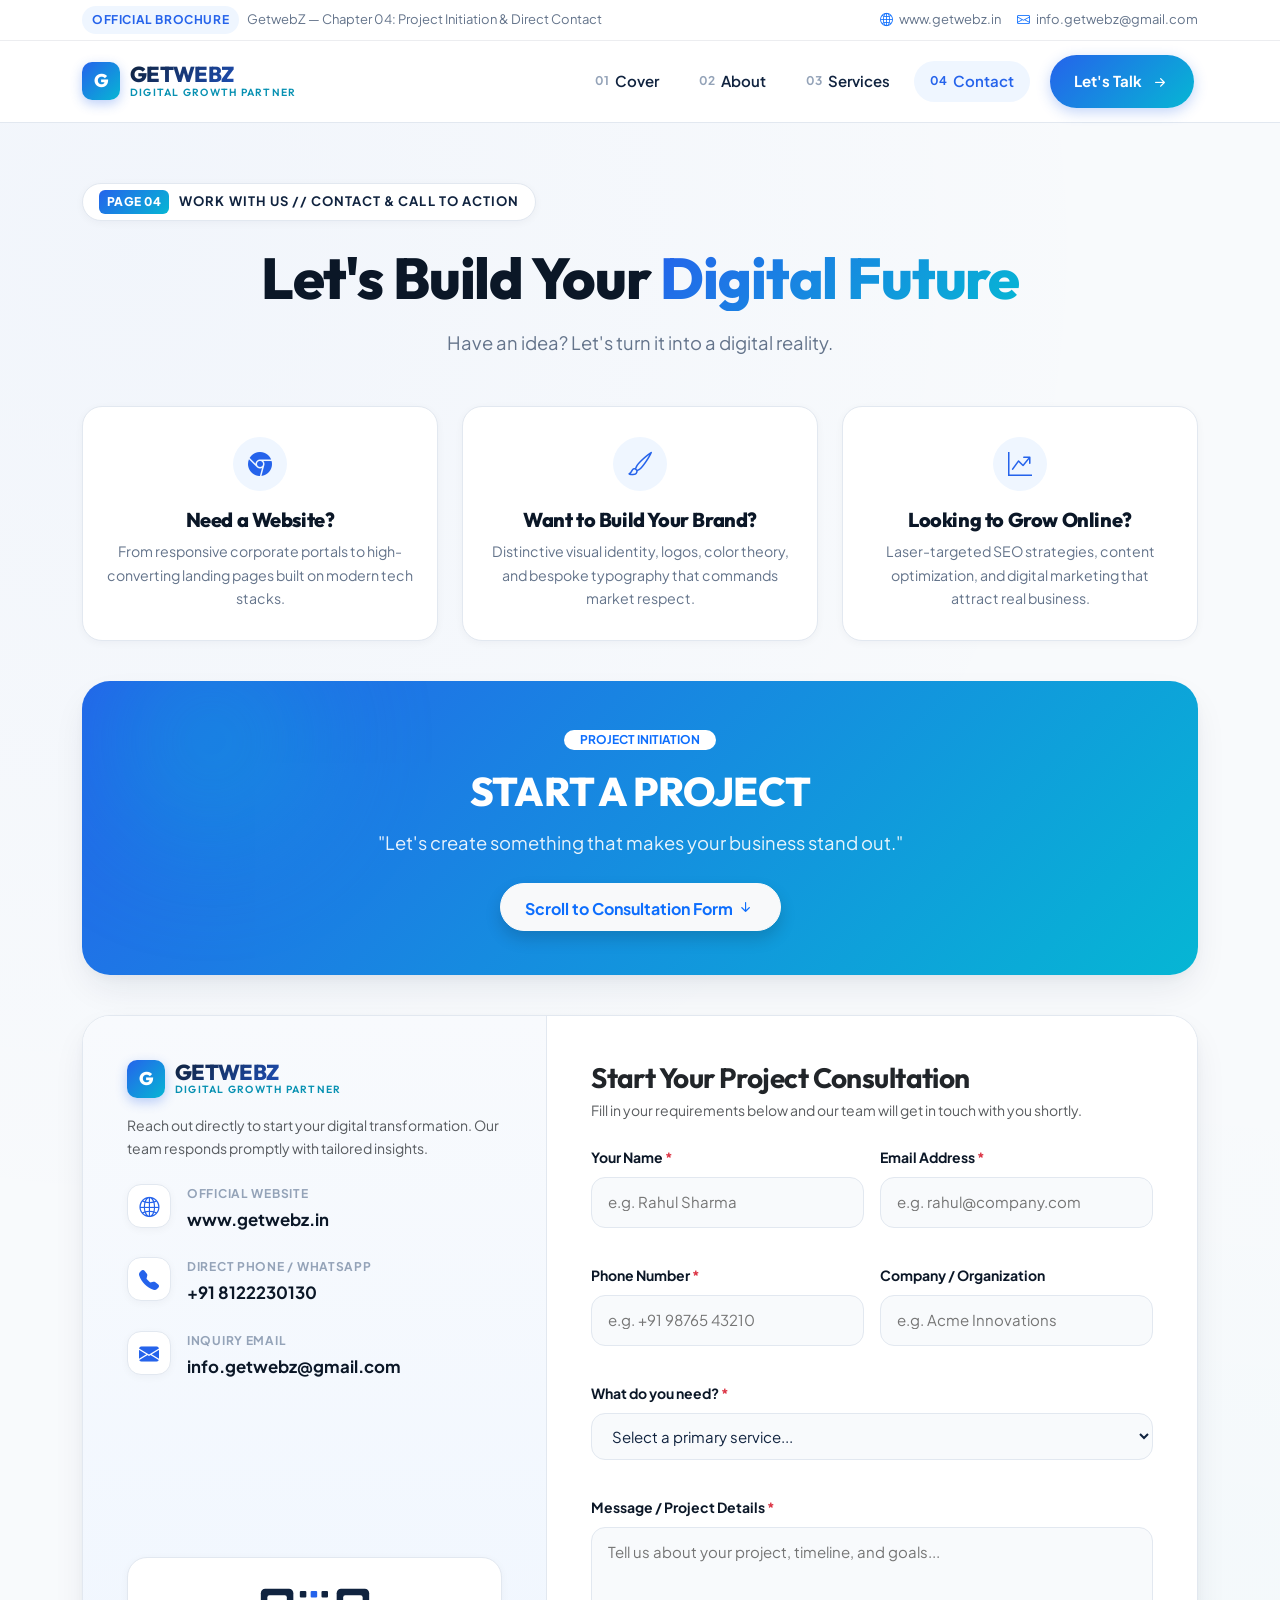
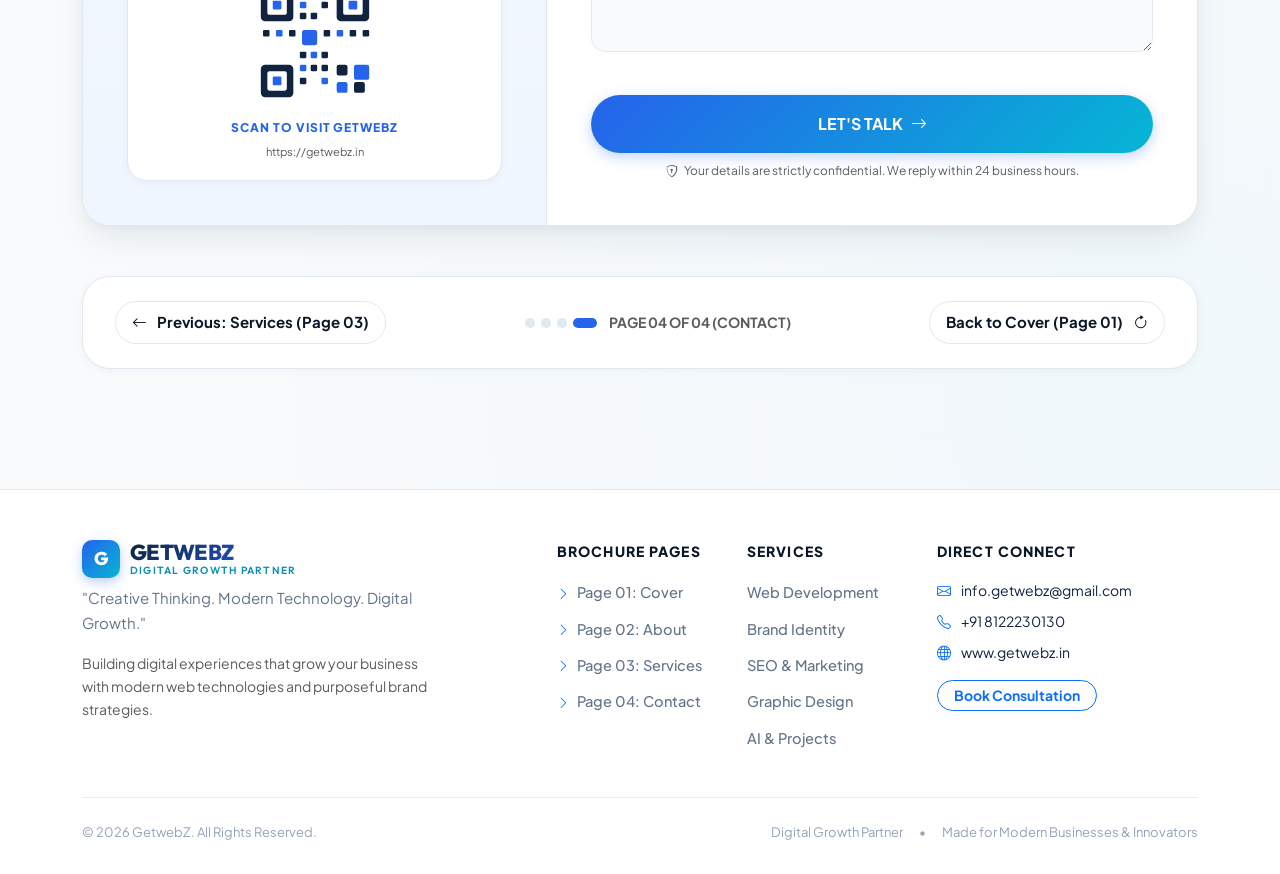
<file: contact.html>
<!DOCTYPE html>
<html lang="en">
<head>
  <meta charset="UTF-8">
  <meta name="viewport" content="width=device-width, initial-scale=1.0">
  <title>Work With Us & Contact | GetwebZ Digital Growth Partner</title>
  <meta name="description" content="Ready to transform your digital presence? Contact GetwebZ today for web development, brand identity, SEO, and digital solutions.">
  
  <!-- Open Graph -->
  <meta property="og:title" content="Work With Us | GetwebZ Digital Agency">
  <meta property="og:description" content="Let's Build Your Digital Future. Contact GetwebZ for modern web development, branding, and digital growth.">
  <meta property="og:url" content="https://getwebz.in/contact.html">
  <meta property="og:type" content="website">

  <!-- Bootstrap 5 CSS -->
  <link href="https://cdn.jsdelivr.net/npm/bootstrap@5.3.3/dist/css/bootstrap.min.css" rel="stylesheet">
  <!-- Custom Design System -->
  <link rel="stylesheet" href="css/style.css">
</head>
<body>

<div class="brochure-container">

  <!-- TOP BROCHURE UTILITY BAR -->
  <div class="brochure-topbar">
    <div class="container d-flex justify-content-between align-items-center">
      <div class="d-flex align-items-center gap-2">
        <span class="badge-doc">Official Brochure</span>
        <span class="d-none d-sm-inline">GetwebZ — Chapter 04: Project Initiation & Direct Contact</span>
      </div>
      <div class="d-flex align-items-center gap-3">
        <span><i class="bi bi-globe2 me-1 text-primary"></i> www.getwebz.in</span>
        <span class="d-none d-md-inline"><i class="bi bi-envelope me-1 text-primary"></i> info.getwebz@gmail.com</span>
      </div>
    </div>
  </div>

  <!-- STICKY NAVIGATION -->
  <nav class="navbar navbar-expand-lg site-navbar">
    <div class="container">
      <a class="brand-logo" href="index.html">
        <div class="brand-logo-icon">G</div>
        <div class="brand-logo-text">
          <span class="brand-logo-title">GETWEBZ</span>
          <span class="brand-logo-sub">Digital Growth Partner</span>
        </div>
      </a>

      <button class="navbar-toggler border-0 shadow-none" type="button" data-bs-toggle="collapse" data-bs-target="#navbarBrochure" aria-controls="navbarBrochure" aria-expanded="false" aria-label="Toggle navigation">
        <span class="navbar-toggler-icon"></span>
      </button>

      <div class="collapse navbar-collapse" id="navbarBrochure">
        <ul class="navbar-nav ms-auto align-items-lg-center">
          <li class="nav-item">
            <a class="nav-link" href="index.html">
              <span class="page-num">01</span> Cover
            </a>
          </li>
          <li class="nav-item">
            <a class="nav-link" href="about.html">
              <span class="page-num">02</span> About
            </a>
          </li>
          <li class="nav-item">
            <a class="nav-link" href="services.html">
              <span class="page-num">03</span> Services
            </a>
          </li>
          <li class="nav-item">
            <a class="nav-link active" href="contact.html">
              <span class="page-num">04</span> Contact
            </a>
          </li>
          <li class="nav-item ms-lg-3 mt-3 mt-lg-0">
            <a href="contact.html" class="btn-brand-primary">
              <span>Let's Talk</span>
              <i class="bi bi-arrow-right-short fs-5"></i>
            </a>
          </li>
        </ul>
      </div>
    </div>
  </nav>

  <!-- MAIN CONTACT / CTA SECTION -->
  <main>
    <section class="brochure-page-hero">
      <div class="container">
        
        <!-- Brochure Page Marker -->
        <div class="brochure-page-badge">
          <span class="page-tag">PAGE 04</span>
          <span class="page-title">WORK WITH US // CONTACT & CALL TO ACTION</span>
        </div>

        <div class="text-center max-w-700 mx-auto mb-5">
          <h1 class="hero-main-title mb-3">
            Let's Build Your <span class="gradient-text">Digital Future</span>
          </h1>
          <p class="hero-intro-text mx-auto mb-0">
            Have an idea? Let's turn it into a digital reality.
          </p>
        </div>

        <!-- THREE QUESTION BLOCKS -->
        <div class="row g-4 mb-4">
          <!-- Question 1 -->
          <div class="col-md-4">
            <div class="question-card-block">
              <div class="question-card-icon">
                <i class="bi bi-browser-chrome"></i>
              </div>
              <h3 class="question-card-title">Need a Website?</h3>
              <p class="question-card-desc">
                From responsive corporate portals to high-converting landing pages built on modern tech stacks.
              </p>
            </div>
          </div>

          <!-- Question 2 -->
          <div class="col-md-4">
            <div class="question-card-block">
              <div class="question-card-icon">
                <i class="bi bi-brush"></i>
              </div>
              <h3 class="question-card-title">Want to Build Your Brand?</h3>
              <p class="question-card-desc">
                Distinctive visual identity, logos, color theory, and bespoke typography that commands market respect.
              </p>
            </div>
          </div>

          <!-- Question 3 -->
          <div class="col-md-4">
            <div class="question-card-block">
              <div class="question-card-icon">
                <i class="bi bi-graph-up-arrow"></i>
              </div>
              <h3 class="question-card-title">Looking to Grow Online?</h3>
              <p class="question-card-desc">
                Laser-targeted SEO strategies, content optimization, and digital marketing that attract real business.
              </p>
            </div>
          </div>
        </div>

        <!-- Call to Action Banner -->
        <div class="action-banner">
          <div class="ambient-glow-shape glow-cyan" style="top: -50px; right: -50px; opacity: 0.3;"></div>
          <div class="position-relative" style="z-index: 2;">
            <span class="badge bg-white text-primary px-3 py-1 fw-bold rounded-pill text-uppercase mb-3">Project Initiation</span>
            <h3>START A PROJECT</h3>
            <p>
              "Let's create something that makes your business stand out."
            </p>
            <a href="#inquirySection" class="btn btn-light rounded-pill px-4 py-2 fw-bold text-primary shadow">
              <span>Scroll to Consultation Form</span>
              <i class="bi bi-arrow-down-short fs-5"></i>
            </a>
          </div>
        </div>

        <!-- MAIN DUAL-COLUMN CONTACT SECTION -->
        <div class="contact-main-card mb-5" id="inquirySection">
          <div class="row g-0">
            
            <!-- Left Column: Company Info & QR Code -->
            <div class="col-lg-5 contact-info-col">
              <div>
                <a class="brand-logo mb-3" href="index.html">
                  <div class="brand-logo-icon">G</div>
                  <div class="brand-logo-text">
                    <span class="brand-logo-title">GETWEBZ</span>
                    <span class="brand-logo-sub">Digital Growth Partner</span>
                  </div>
                </a>
                
                <p class="text-muted small mb-4">
                  Reach out directly to start your digital transformation. Our team responds promptly with tailored insights.
                </p>

                <!-- Website -->
                <div class="contact-detail-item">
                  <div class="contact-detail-icon">
                    <i class="bi bi-globe2"></i>
                  </div>
                  <div>
                    <div class="contact-detail-label">Official Website</div>
                    <div class="contact-detail-val">
                      <a href="https://getwebz.in/" target="_blank" rel="noopener">www.getwebz.in</a>
                    </div>
                  </div>
                </div>

                <!-- Phone -->
                <div class="contact-detail-item">
                  <div class="contact-detail-icon">
                    <i class="bi bi-telephone-fill"></i>
                  </div>
                  <div>
                    <div class="contact-detail-label">Direct Phone / WhatsApp</div>
                    <div class="contact-detail-val">
                      <a href="tel:+918122230130">+91 8122230130</a>
                    </div>
                  </div>
                </div>

                <!-- Email -->
                <div class="contact-detail-item">
                  <div class="contact-detail-icon">
                    <i class="bi bi-envelope-fill"></i>
                  </div>
                  <div>
                    <div class="contact-detail-label">Inquiry Email</div>
                    <div class="contact-detail-val">
                      <a href="mailto:info.getwebz@gmail.com">info.getwebz@gmail.com</a>
                    </div>
                  </div>
                </div>
              </div>

              <!-- QR Code Card -->
              <div class="qr-badge-card">
                <!-- SVG QR Representation -->
                <svg class="qr-code-svg" viewBox="0 0 120 120" xmlns="http://www.w3.org/2000/svg">
                  <rect width="120" height="120" fill="#FFFFFF"/>
                  <!-- Position Markers Top-Left -->
                  <rect x="10" y="10" width="30" height="30" fill="#10233F" rx="4"/>
                  <rect x="16" y="16" width="18" height="18" fill="#FFFFFF" rx="2"/>
                  <rect x="21" y="21" width="8" height="8" fill="#2563EB" rx="1"/>
                  <!-- Position Markers Top-Right -->
                  <rect x="80" y="10" width="30" height="30" fill="#10233F" rx="4"/>
                  <rect x="86" y="16" width="18" height="18" fill="#FFFFFF" rx="2"/>
                  <rect x="91" y="21" width="8" height="8" fill="#2563EB" rx="1"/>
                  <!-- Position Markers Bottom-Left -->
                  <rect x="10" y="80" width="30" height="30" fill="#10233F" rx="4"/>
                  <rect x="16" y="86" width="18" height="18" fill="#FFFFFF" rx="2"/>
                  <rect x="21" y="91" width="8" height="8" fill="#2563EB" rx="1"/>
                  <!-- Data Dots Matrix (Stylized Authentic Look) -->
                  <rect x="46" y="12" width="6" height="6" fill="#10233F" rx="1"/>
                  <rect x="56" y="12" width="6" height="6" fill="#2563EB" rx="1"/>
                  <rect x="66" y="12" width="6" height="6" fill="#10233F" rx="1"/>
                  <rect x="46" y="22" width="6" height="6" fill="#2563EB" rx="1"/>
                  <rect x="66" y="22" width="6" height="6" fill="#10233F" rx="1"/>
                  <rect x="46" y="32" width="6" height="6" fill="#10233F" rx="1"/>
                  <rect x="56" y="32" width="6" height="6" fill="#10233F" rx="1"/>
                  <rect x="12" y="48" width="6" height="6" fill="#10233F" rx="1"/>
                  <rect x="24" y="48" width="6" height="6" fill="#2563EB" rx="1"/>
                  <rect x="36" y="48" width="6" height="6" fill="#10233F" rx="1"/>
                  <rect x="48" y="48" width="14" height="14" fill="#2563EB" rx="2"/>
                  <rect x="68" y="48" width="6" height="6" fill="#10233F" rx="1"/>
                  <rect x="80" y="48" width="6" height="6" fill="#2563EB" rx="1"/>
                  <rect x="92" y="48" width="6" height="6" fill="#10233F" rx="1"/>
                  <rect x="104" y="48" width="6" height="6" fill="#10233F" rx="1"/>
                  <rect x="46" y="68" width="6" height="6" fill="#10233F" rx="1"/>
                  <rect x="56" y="68" width="6" height="6" fill="#2563EB" rx="1"/>
                  <rect x="66" y="68" width="6" height="6" fill="#10233F" rx="1"/>
                  <rect x="46" y="80" width="6" height="6" fill="#2563EB" rx="1"/>
                  <rect x="56" y="80" width="6" height="6" fill="#10233F" rx="1"/>
                  <rect x="66" y="80" width="6" height="6" fill="#10233F" rx="1"/>
                  <rect x="46" y="92" width="6" height="6" fill="#10233F" rx="1"/>
                  <rect x="66" y="92" width="6" height="6" fill="#2563EB" rx="1"/>
                  <rect x="80" y="80" width="10" height="10" fill="#10233F" rx="2"/>
                  <rect x="96" y="80" width="14" height="14" fill="#2563EB" rx="2"/>
                  <rect x="80" y="96" width="10" height="10" fill="#2563EB" rx="2"/>
                  <rect x="96" y="96" width="10" height="10" fill="#10233F" rx="2"/>
                </svg>
                <div class="qr-label">SCAN TO VISIT GETWEBZ</div>
                <div class="small text-muted mt-1" style="font-size: 0.7rem;">https://getwebz.in</div>
              </div>
            </div>

            <!-- Right Column: Interactive Consultation Form -->
            <div class="col-lg-7 contact-form-col">
              <h3 class="fw-bold text-dark mb-1">Start Your Project Consultation</h3>
              <p class="text-muted small mb-4">Fill in your requirements below and our team will get in touch with you shortly.</p>

              <!-- Success Alert Message -->
              <div id="formSuccessAlert" class="alert alert-success d-none border-0 shadow-sm mb-4" role="alert">
                <div class="d-flex align-items-center gap-2">
                  <i class="bi bi-check-circle-fill fs-5 text-success"></i>
                  <div>
                    <strong>Thank you!</strong> Your inquiry has been received. Our team will contact you shortly.
                  </div>
                </div>
              </div>

              <form id="brochureContactForm">
                <div class="row g-3">
                  <!-- Name -->
                  <div class="col-md-6 form-group-custom">
                    <label class="form-label-custom" for="userName">Your Name <span class="text-danger">*</span></label>
                    <input type="text" id="userName" class="form-control-custom" placeholder="e.g. Rahul Sharma" required>
                  </div>

                  <!-- Email -->
                  <div class="col-md-6 form-group-custom">
                    <label class="form-label-custom" for="userEmail">Email Address <span class="text-danger">*</span></label>
                    <input type="email" id="userEmail" class="form-control-custom" placeholder="e.g. rahul@company.com" required>
                  </div>

                  <!-- Phone -->
                  <div class="col-md-6 form-group-custom">
                    <label class="form-label-custom" for="userPhone">Phone Number <span class="text-danger">*</span></label>
                    <input type="tel" id="userPhone" class="form-control-custom" placeholder="e.g. +91 98765 43210" required>
                  </div>

                  <!-- Company -->
                  <div class="col-md-6 form-group-custom">
                    <label class="form-label-custom" for="userCompany">Company / Organization</label>
                    <input type="text" id="userCompany" class="form-control-custom" placeholder="e.g. Acme Innovations">
                  </div>

                  <!-- What do you need? (Service selection) -->
                  <div class="col-12 form-group-custom">
                    <label class="form-label-custom" for="userService">What do you need? <span class="text-danger">*</span></label>
                    <select id="userService" class="form-control-custom" required>
                      <option value="" disabled selected>Select a primary service...</option>
                      <option value="Web Development">Web Development (Website, Web App, Custom Portal)</option>
                      <option value="Branding & Design">Branding & Logo Design Identity</option>
                      <option value="SEO & Marketing">SEO & Digital Marketing Growth</option>
                      <option value="Graphic Design">Graphic Design (Brochures, Social Media, Print)</option>
                      <option value="Digital Solutions">Digital Solutions & Technical Consultation</option>
                      <option value="AI & Project Solutions">AI, Machine Learning & Project Solutions</option>
                      <option value="Full Digital Package">Complete End-to-End Digital Package</option>
                    </select>
                  </div>

                  <!-- Message -->
                  <div class="col-12 form-group-custom">
                    <label class="form-label-custom" for="userMessage">Message / Project Details <span class="text-danger">*</span></label>
                    <textarea id="userMessage" class="form-control-custom" rows="4" placeholder="Tell us about your project, timeline, and goals..." required></textarea>
                  </div>

                  <!-- Submit Button -->
                  <div class="col-12 mt-3">
                    <button type="submit" class="btn-brand-primary w-100 justify-content-center py-3 fs-6">
                      <span>LET'S TALK</span>
                      <i class="bi bi-arrow-right"></i>
                    </button>
                    <div class="text-center text-muted mt-2" style="font-size: 0.75rem;">
                      <i class="bi bi-shield-lock me-1"></i> Your details are strictly confidential. We reply within 24 business hours.
                    </div>
                  </div>
                </div>
              </form>

            </div>

          </div>
        </div>

        <!-- BROCHURE CHAPTER PAGINATION BAR -->
        <div class="brochure-pagination-bar">
          <a href="services.html" class="page-step-link prev-page">
            <i class="bi bi-arrow-left"></i>
            <span>Previous: Services (Page 03)</span>
          </a>

          <div class="brochure-page-indicator">
            <div class="page-dots-indicator">
              <span></span>
              <span></span>
              <span></span>
              <span class="active"></span>
            </div>
            <span class="small fw-bold text-muted">PAGE 04 OF 04 (CONTACT)</span>
          </div>

          <a href="index.html" class="page-step-link next-page">
            <span>Back to Cover (Page 01)</span>
            <i class="bi bi-arrow-clockwise"></i>
          </a>
        </div>

      </div>
    </section>
  </main>

  <!-- GLOBAL BROCHURE FOOTER -->
  <footer class="brochure-footer">
    <div class="container">
      <div class="row g-4">
        <div class="col-lg-4">
          <a class="brand-logo mb-2" href="index.html">
            <div class="brand-logo-icon">G</div>
            <div class="brand-logo-text">
              <span class="brand-logo-title">GETWEBZ</span>
              <span class="brand-logo-sub">Digital Growth Partner</span>
            </div>
          </a>
          <p class="footer-brand-tagline">
            "Creative Thinking. Modern Technology. Digital Growth."
          </p>
          <p class="text-muted small">
            Building digital experiences that grow your business with modern web technologies and purposeful brand strategies.
          </p>
        </div>

        <div class="col-6 col-lg-2 offset-lg-1">
          <div class="footer-links-title">Brochure Pages</div>
          <ul class="footer-nav">
            <li><a href="index.html"><i class="bi bi-chevron-right me-1 text-primary small"></i> Page 01: Cover</a></li>
            <li><a href="about.html"><i class="bi bi-chevron-right me-1 text-primary small"></i> Page 02: About</a></li>
            <li><a href="services.html"><i class="bi bi-chevron-right me-1 text-primary small"></i> Page 03: Services</a></li>
            <li><a href="contact.html"><i class="bi bi-chevron-right me-1 text-primary small"></i> Page 04: Contact</a></li>
          </ul>
        </div>

        <div class="col-6 col-lg-2">
          <div class="footer-links-title">Services</div>
          <ul class="footer-nav">
            <li><a href="services.html#webdev">Web Development</a></li>
            <li><a href="services.html#branding">Brand Identity</a></li>
            <li><a href="services.html#seo">SEO & Marketing</a></li>
            <li><a href="services.html#graphic">Graphic Design</a></li>
            <li><a href="services.html#tech">AI & Projects</a></li>
          </ul>
        </div>

        <div class="col-lg-3">
          <div class="footer-links-title">Direct Connect</div>
          <div class="small mb-2"><i class="bi bi-envelope text-primary me-2"></i> info.getwebz@gmail.com</div>
          <div class="small mb-2"><i class="bi bi-telephone text-primary me-2"></i> +91 8122230130</div>
          <div class="small mb-3"><i class="bi bi-globe text-primary me-2"></i> www.getwebz.in</div>
          <a href="contact.html" class="btn btn-sm btn-outline-primary rounded-pill px-3 fw-bold">Book Consultation</a>
        </div>
      </div>

      <div class="footer-bottom-bar">
        <div>© 2026 GetwebZ. All Rights Reserved.</div>
        <div class="d-flex gap-3">
          <span>Digital Growth Partner</span>
          <span>•</span>
          <span>Made for Modern Businesses & Innovators</span>
        </div>
      </div>
    </div>
  </footer>

</div>

<!-- Bootstrap 5 JS Bundle -->
<script src="https://cdn.jsdelivr.net/npm/bootstrap@5.3.3/dist/js/bootstrap.bundle.min.js"></script>
<!-- Interactive Engine -->
<script src="js/main.js"></script>
</body>
</html>
</file>
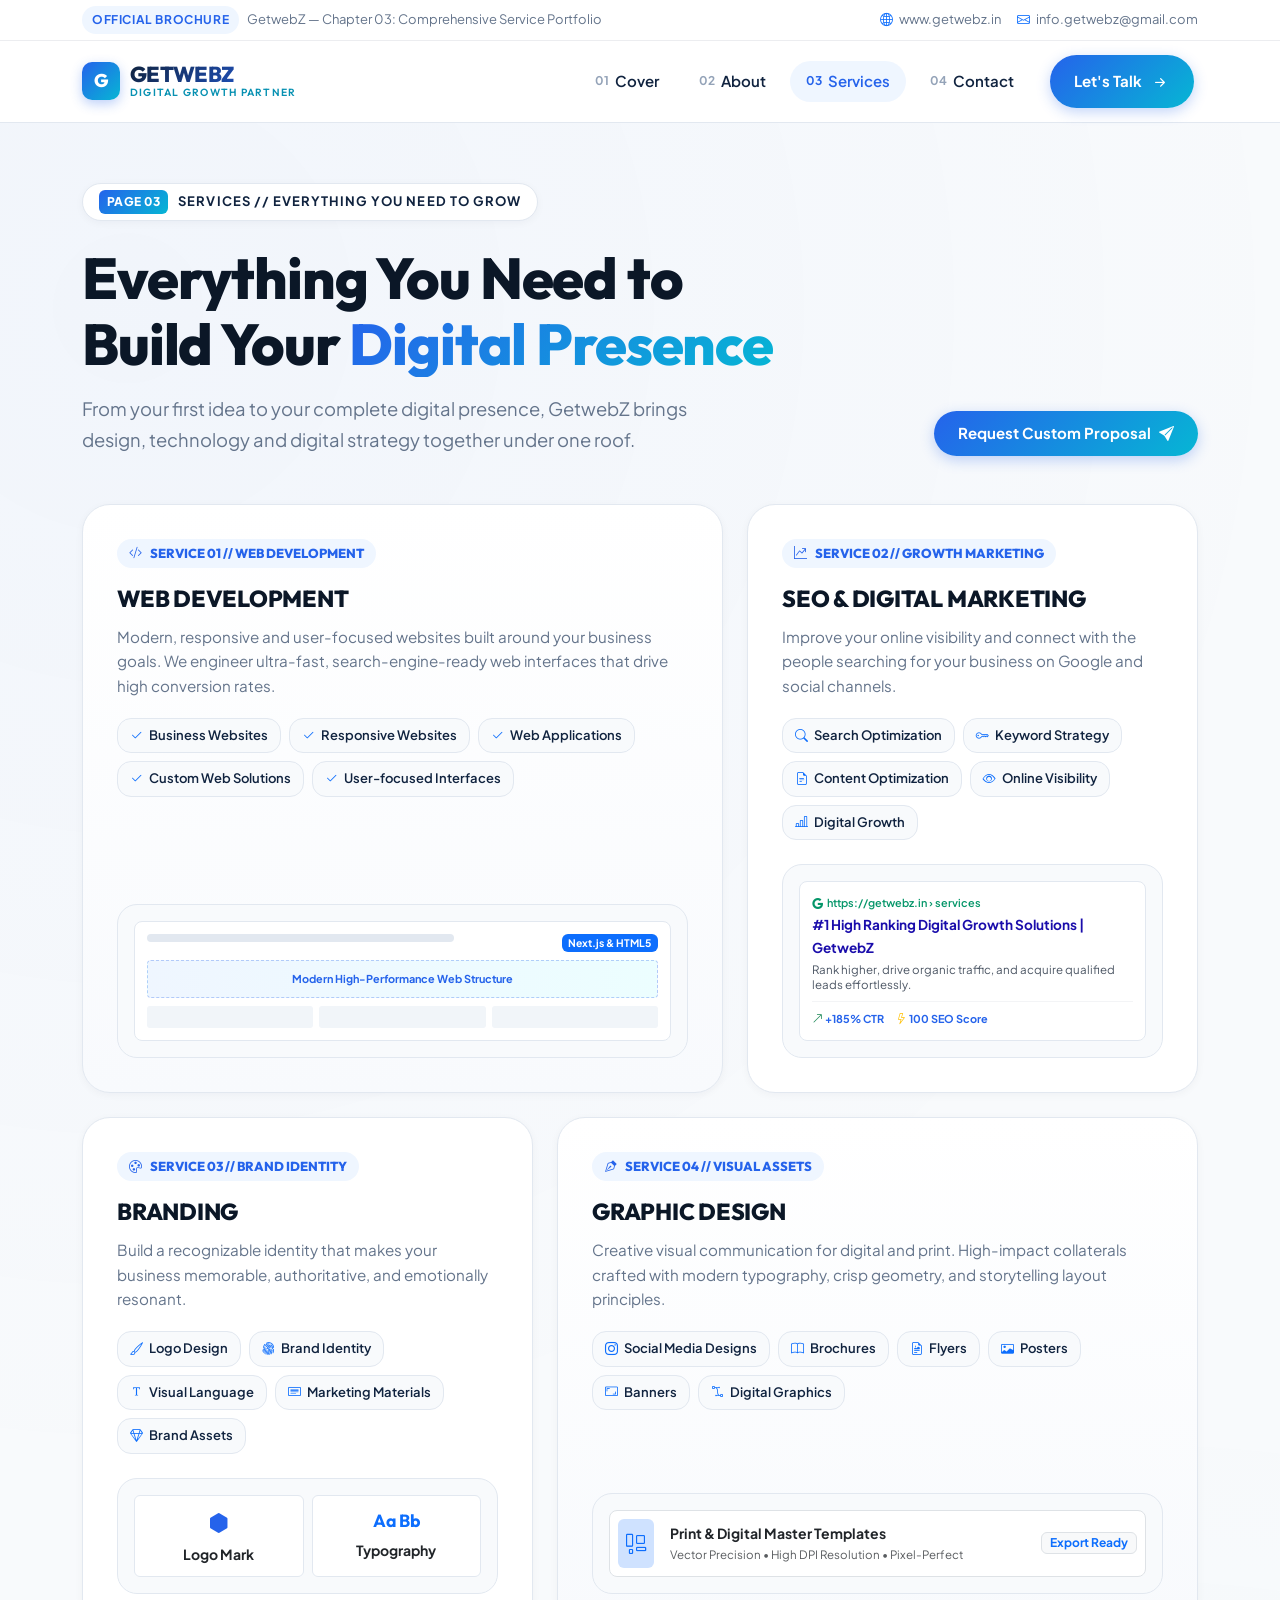
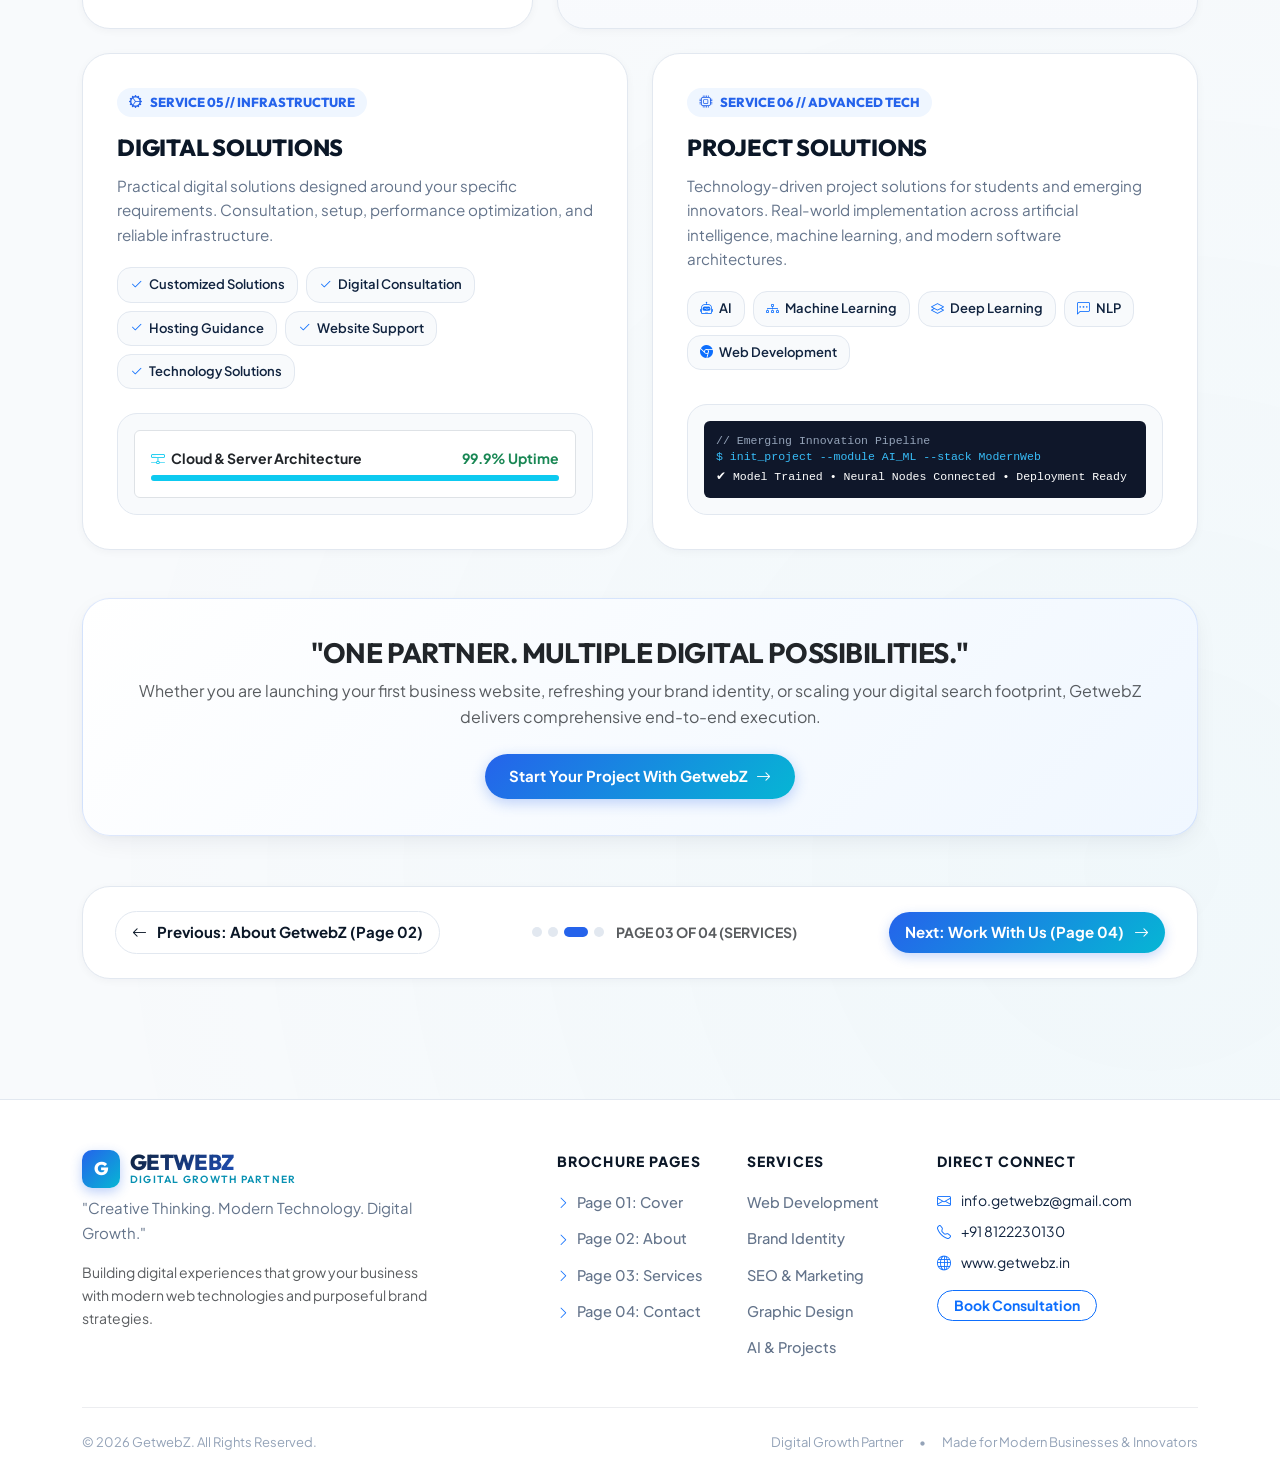
<file: services.html>
<!DOCTYPE html>
<html lang="en">
<head>
  <meta charset="UTF-8">
  <meta name="viewport" content="width=device-width, initial-scale=1.0">
  <title>Services & Capabilities | GetwebZ Digital Agency</title>
  <meta name="description" content="From Web Development and Branding to SEO, Graphic Design, Digital Solutions, and AI Projects. Explore GetwebZ's complete service capabilities.">
  
  <!-- Open Graph -->
  <meta property="og:title" content="GetwebZ Services | Everything You Need to Build Your Digital Presence">
  <meta property="og:description" content="Explore our full spectrum of digital agency capabilities: Web Development, SEO, Branding, Design, Digital Solutions, and AI Projects.">
  <meta property="og:url" content="https://getwebz.in/services.html">
  <meta property="og:type" content="website">

  <!-- Bootstrap 5 CSS -->
  <link href="https://cdn.jsdelivr.net/npm/bootstrap@5.3.3/dist/css/bootstrap.min.css" rel="stylesheet">
  <!-- Custom Design System -->
  <link rel="stylesheet" href="css/style.css">
</head>
<body>

<div class="brochure-container">

  <!-- TOP BROCHURE UTILITY BAR -->
  <div class="brochure-topbar">
    <div class="container d-flex justify-content-between align-items-center">
      <div class="d-flex align-items-center gap-2">
        <span class="badge-doc">Official Brochure</span>
        <span class="d-none d-sm-inline">GetwebZ — Chapter 03: Comprehensive Service Portfolio</span>
      </div>
      <div class="d-flex align-items-center gap-3">
        <span><i class="bi bi-globe2 me-1 text-primary"></i> www.getwebz.in</span>
        <span class="d-none d-md-inline"><i class="bi bi-envelope me-1 text-primary"></i> info.getwebz@gmail.com</span>
      </div>
    </div>
  </div>

  <!-- STICKY NAVIGATION -->
  <nav class="navbar navbar-expand-lg site-navbar">
    <div class="container">
      <a class="brand-logo" href="index.html">
        <div class="brand-logo-icon">G</div>
        <div class="brand-logo-text">
          <span class="brand-logo-title">GETWEBZ</span>
          <span class="brand-logo-sub">Digital Growth Partner</span>
        </div>
      </a>

      <button class="navbar-toggler border-0 shadow-none" type="button" data-bs-toggle="collapse" data-bs-target="#navbarBrochure" aria-controls="navbarBrochure" aria-expanded="false" aria-label="Toggle navigation">
        <span class="navbar-toggler-icon"></span>
      </button>

      <div class="collapse navbar-collapse" id="navbarBrochure">
        <ul class="navbar-nav ms-auto align-items-lg-center">
          <li class="nav-item">
            <a class="nav-link" href="index.html">
              <span class="page-num">01</span> Cover
            </a>
          </li>
          <li class="nav-item">
            <a class="nav-link" href="about.html">
              <span class="page-num">02</span> About
            </a>
          </li>
          <li class="nav-item">
            <a class="nav-link active" href="services.html">
              <span class="page-num">03</span> Services
            </a>
          </li>
          <li class="nav-item">
            <a class="nav-link" href="contact.html">
              <span class="page-num">04</span> Contact
            </a>
          </li>
          <li class="nav-item ms-lg-3 mt-3 mt-lg-0">
            <a href="contact.html" class="btn-brand-primary">
              <span>Let's Talk</span>
              <i class="bi bi-arrow-right-short fs-5"></i>
            </a>
          </li>
        </ul>
      </div>
    </div>
  </nav>

  <!-- MAIN SERVICES SECTION -->
  <main>
    <section class="brochure-page-hero">
      <div class="container">
        
        <!-- Brochure Page Marker -->
        <div class="brochure-page-badge">
          <span class="page-tag">PAGE 03</span>
          <span class="page-title">SERVICES // EVERYTHING YOU NEED TO GROW</span>
        </div>

        <div class="row align-items-end mb-5">
          <div class="col-lg-8">
            <h1 class="hero-main-title mb-3">
              Everything You Need to Build Your <span class="gradient-text">Digital Presence</span>
            </h1>
            <p class="hero-intro-text mb-0">
              From your first idea to your complete digital presence, GetwebZ brings design, technology and digital strategy together under one roof.
            </p>
          </div>
          <div class="col-lg-4 text-lg-end mt-4 mt-lg-0">
            <a href="contact.html" class="btn-brand-primary">
              <span>Request Custom Proposal</span>
              <i class="bi bi-send-fill"></i>
            </a>
          </div>
        </div>

        <!-- MAGAZINE BROCHURE ASYMMETRICAL SERVICES GRID -->
        <div class="row g-4 mb-5">
          
          <!-- SERVICE 01: WEB DEVELOPMENT (Expanded Hero Card 7-Col) -->
          <div class="col-lg-7" id="webdev">
            <div class="service-magazine-card" style="background: linear-gradient(180deg, #FFFFFF 0%, #F8FAFD 100%);">
              <div>
                <div class="service-badge-num">
                  <i class="bi bi-code-slash"></i>
                  <span>SERVICE 01 // WEB DEVELOPMENT</span>
                </div>
                <h3 class="service-title">WEB DEVELOPMENT</h3>
                <p class="service-desc">
                  Modern, responsive and user-focused websites built around your business goals. We engineer ultra-fast, search-engine-ready web interfaces that drive high conversion rates.
                </p>

                <div class="service-pill-list">
                  <span class="service-pill"><i class="bi bi-check2 text-primary"></i> Business Websites</span>
                  <span class="service-pill"><i class="bi bi-check2 text-primary"></i> Responsive Websites</span>
                  <span class="service-pill"><i class="bi bi-check2 text-primary"></i> Web Applications</span>
                  <span class="service-pill"><i class="bi bi-check2 text-primary"></i> Custom Web Solutions</span>
                  <span class="service-pill"><i class="bi bi-check2 text-primary"></i> User-focused Interfaces</span>
                </div>
              </div>

              <!-- Interactive Visual: Laptop + Browser Interface Mockup -->
              <div class="service-visual-box">
                <div class="browser-wireframe">
                  <div class="d-flex align-items-center justify-content-between mb-2">
                    <div class="wireframe-nav"></div>
                    <span class="badge bg-primary text-white" style="font-size: 0.65rem;">Next.js & HTML5</span>
                  </div>
                  <div class="wireframe-hero">
                    <span>Modern High-Performance Web Structure</span>
                  </div>
                  <div class="wireframe-cols">
                    <div class="wireframe-col"></div>
                    <div class="wireframe-col"></div>
                    <div class="wireframe-col"></div>
                  </div>
                </div>
              </div>
            </div>
          </div>

          <!-- SERVICE 02: SEO & DIGITAL MARKETING (5-Col) -->
          <div class="col-lg-5" id="seo">
            <div class="service-magazine-card">
              <div>
                <div class="service-badge-num">
                  <i class="bi bi-graph-up-arrow"></i>
                  <span>SERVICE 02 // GROWTH MARKETING</span>
                </div>
                <h3 class="service-title">SEO & DIGITAL MARKETING</h3>
                <p class="service-desc">
                  Improve your online visibility and connect with the people searching for your business on Google and social channels.
                </p>

                <div class="service-pill-list">
                  <span class="service-pill"><i class="bi bi-search text-primary"></i> Search Optimization</span>
                  <span class="service-pill"><i class="bi bi-key text-primary"></i> Keyword Strategy</span>
                  <span class="service-pill"><i class="bi bi-file-earmark-text text-primary"></i> Content Optimization</span>
                  <span class="service-pill"><i class="bi bi-eye text-primary"></i> Online Visibility</span>
                  <span class="service-pill"><i class="bi bi-bar-chart-line text-primary"></i> Digital Growth</span>
                </div>
              </div>

              <!-- Visual: Search SERP Preview + Analytics -->
              <div class="service-visual-box">
                <div class="seo-serp-preview">
                  <div class="serp-url"><i class="bi bi-google"></i> https://getwebz.in › services</div>
                  <div class="serp-title">#1 High Ranking Digital Growth Solutions | GetwebZ</div>
                  <div class="serp-desc">Rank higher, drive organic traffic, and acquire qualified leads effortlessly.</div>
                  <div class="serp-metrics">
                    <span class="serp-tag"><i class="bi bi-arrow-up-right text-success"></i> +185% CTR</span>
                    <span class="serp-tag"><i class="bi bi-lightning text-warning"></i> 100 SEO Score</span>
                  </div>
                </div>
              </div>
            </div>
          </div>

          <!-- SERVICE 03: BRANDING (5-Col) -->
          <div class="col-lg-5" id="branding">
            <div class="service-magazine-card">
              <div>
                <div class="service-badge-num">
                  <i class="bi bi-palette"></i>
                  <span>SERVICE 03 // BRAND IDENTITY</span>
                </div>
                <h3 class="service-title">BRANDING</h3>
                <p class="service-desc">
                  Build a recognizable identity that makes your business memorable, authoritative, and emotionally resonant.
                </p>

                <div class="service-pill-list">
                  <span class="service-pill"><i class="bi bi-brush text-primary"></i> Logo Design</span>
                  <span class="service-pill"><i class="bi bi-fingerprint text-primary"></i> Brand Identity</span>
                  <span class="service-pill"><i class="bi bi-fonts text-primary"></i> Visual Language</span>
                  <span class="service-pill"><i class="bi bi-card-heading text-primary"></i> Marketing Materials</span>
                  <span class="service-pill"><i class="bi bi-gem text-primary"></i> Brand Assets</span>
                </div>
              </div>

              <!-- Visual: Brand Style Guide Mockup -->
              <div class="service-visual-box">
                <div class="brand-assets-preview">
                  <div class="brand-card-mini">
                    <div class="brand-symbol"><i class="bi bi-hexagon-fill"></i></div>
                    <div class="small fw-bold text-dark mt-1">Logo Mark</div>
                  </div>
                  <div class="brand-card-mini">
                    <div class="fw-bold text-primary" style="font-size: 1.1rem; font-family: var(--font-heading);">Aa Bb</div>
                    <div class="small fw-bold text-dark mt-1">Typography</div>
                  </div>
                </div>
              </div>
            </div>
          </div>

          <!-- SERVICE 04: GRAPHIC DESIGN (7-Col) -->
          <div class="col-lg-7" id="graphic">
            <div class="service-magazine-card" style="background: linear-gradient(180deg, #FFFFFF 0%, #F8FAFD 100%);">
              <div>
                <div class="service-badge-num">
                  <i class="bi bi-vector-pen"></i>
                  <span>SERVICE 04 // VISUAL ASSETS</span>
                </div>
                <h3 class="service-title">GRAPHIC DESIGN</h3>
                <p class="service-desc">
                  Creative visual communication for digital and print. High-impact collaterals crafted with modern typography, crisp geometry, and storytelling layout principles.
                </p>

                <div class="service-pill-list">
                  <span class="service-pill"><i class="bi bi-instagram text-primary"></i> Social Media Designs</span>
                  <span class="service-pill"><i class="bi bi-book text-primary"></i> Brochures</span>
                  <span class="service-pill"><i class="bi bi-file-earmark-richtext text-primary"></i> Flyers</span>
                  <span class="service-pill"><i class="bi bi-card-image text-primary"></i> Posters</span>
                  <span class="service-pill"><i class="bi bi-aspect-ratio text-primary"></i> Banners</span>
                  <span class="service-pill"><i class="bi bi-bezier2 text-primary"></i> Digital Graphics</span>
                </div>
              </div>

              <!-- Visual: Design Board Presentation -->
              <div class="service-visual-box">
                <div class="p-2 bg-white rounded-3 border d-flex align-items-center justify-content-between">
                  <div class="d-flex align-items-center gap-3">
                    <div class="p-2 bg-primary-subtle text-primary rounded-2">
                      <i class="bi bi-layout-wtf fs-5"></i>
                    </div>
                    <div>
                      <div class="fw-bold text-dark small">Print & Digital Master Templates</div>
                      <div class="text-muted" style="font-size: 0.72rem;">Vector Precision • High DPI Resolution • Pixel-Perfect</div>
                    </div>
                  </div>
                  <span class="badge bg-light text-primary border">Export Ready</span>
                </div>
              </div>
            </div>
          </div>

          <!-- SERVICE 05: DIGITAL SOLUTIONS (6-Col) -->
          <div class="col-lg-6" id="solutions">
            <div class="service-magazine-card">
              <div>
                <div class="service-badge-num">
                  <i class="bi bi-gear-wide-connected"></i>
                  <span>SERVICE 05 // INFRASTRUCTURE</span>
                </div>
                <h3 class="service-title">DIGITAL SOLUTIONS</h3>
                <p class="service-desc">
                  Practical digital solutions designed around your specific requirements. Consultation, setup, performance optimization, and reliable infrastructure.
                </p>

                <div class="service-pill-list">
                  <span class="service-pill"><i class="bi bi-check2 text-primary"></i> Customized Solutions</span>
                  <span class="service-pill"><i class="bi bi-check2 text-primary"></i> Digital Consultation</span>
                  <span class="service-pill"><i class="bi bi-check2 text-primary"></i> Hosting Guidance</span>
                  <span class="service-pill"><i class="bi bi-check2 text-primary"></i> Website Support</span>
                  <span class="service-pill"><i class="bi bi-check2 text-primary"></i> Technology Solutions</span>
                </div>
              </div>

              <!-- Visual: Tech Architecture Box -->
              <div class="service-visual-box">
                <div class="p-3 bg-white rounded-2 border">
                  <div class="d-flex justify-content-between small fw-bold mb-1">
                    <span class="text-dark"><i class="bi bi-hdd-network text-info me-1"></i> Cloud & Server Architecture</span>
                    <span class="text-success">99.9% Uptime</span>
                  </div>
                  <div class="progress" style="height: 6px;">
                    <div class="progress-bar bg-info" style="width: 100%"></div>
                  </div>
                </div>
              </div>
            </div>
          </div>

          <!-- SERVICE 06: PROJECT SOLUTIONS (6-Col) -->
          <div class="col-lg-6" id="tech">
            <div class="service-magazine-card">
              <div>
                <div class="service-badge-num">
                  <i class="bi bi-cpu"></i>
                  <span>SERVICE 06 // ADVANCED TECH</span>
                </div>
                <h3 class="service-title">PROJECT SOLUTIONS</h3>
                <p class="service-desc">
                  Technology-driven project solutions for students and emerging innovators. Real-world implementation across artificial intelligence, machine learning, and modern software architectures.
                </p>

                <div class="service-pill-list">
                  <span class="service-pill"><i class="bi bi-robot text-primary"></i> AI</span>
                  <span class="service-pill"><i class="bi bi-diagram-3 text-primary"></i> Machine Learning</span>
                  <span class="service-pill"><i class="bi bi-layers text-primary"></i> Deep Learning</span>
                  <span class="service-pill"><i class="bi bi-chat-left-dots text-primary"></i> NLP</span>
                  <span class="service-pill"><i class="bi bi-browser-chrome text-primary"></i> Web Development</span>
                </div>
              </div>

              <!-- Visual: AI Terminal Preview -->
              <div class="service-visual-box">
                <div class="cloud-architecture-preview">
                  <div class="comment">// Emerging Innovation Pipeline</div>
                  <div>$ init_project --module AI_ML --stack ModernWeb</div>
                  <div class="text-white mt-1">✔ Model Trained • Neural Nodes Connected • Deployment Ready</div>
                </div>
              </div>
            </div>
          </div>

        </div>

        <!-- BOTTOM CALLOUT: ONE PARTNER. MULTIPLE DIGITAL POSSIBILITIES. -->
        <div class="brochure-callout-bar text-center my-5">
          <h3 class="fw-bold text-dark mb-2">
            "ONE PARTNER. MULTIPLE DIGITAL POSSIBILITIES."
          </h3>
          <p class="text-muted max-w-700 mx-auto mb-4">
            Whether you are launching your first business website, refreshing your brand identity, or scaling your digital search footprint, GetwebZ delivers comprehensive end-to-end execution.
          </p>
          <a href="contact.html" class="btn-brand-primary">
            <span>Start Your Project With GetwebZ</span>
            <i class="bi bi-arrow-right"></i>
          </a>
        </div>

        <!-- BROCHURE CHAPTER PAGINATION BAR -->
        <div class="brochure-pagination-bar">
          <a href="about.html" class="page-step-link prev-page">
            <i class="bi bi-arrow-left"></i>
            <span>Previous: About GetwebZ (Page 02)</span>
          </a>

          <div class="brochure-page-indicator">
            <div class="page-dots-indicator">
              <span></span>
              <span></span>
              <span class="active"></span>
              <span></span>
            </div>
            <span class="small fw-bold text-muted">PAGE 03 OF 04 (SERVICES)</span>
          </div>

          <a href="contact.html" class="page-step-link primary-step next-page">
            <span>Next: Work With Us (Page 04)</span>
            <i class="bi bi-arrow-right"></i>
          </a>
        </div>

      </div>
    </section>
  </main>

  <!-- GLOBAL BROCHURE FOOTER -->
  <footer class="brochure-footer">
    <div class="container">
      <div class="row g-4">
        <div class="col-lg-4">
          <a class="brand-logo mb-2" href="index.html">
            <div class="brand-logo-icon">G</div>
            <div class="brand-logo-text">
              <span class="brand-logo-title">GETWEBZ</span>
              <span class="brand-logo-sub">Digital Growth Partner</span>
            </div>
          </a>
          <p class="footer-brand-tagline">
            "Creative Thinking. Modern Technology. Digital Growth."
          </p>
          <p class="text-muted small">
            Building digital experiences that grow your business with modern web technologies and purposeful brand strategies.
          </p>
        </div>

        <div class="col-6 col-lg-2 offset-lg-1">
          <div class="footer-links-title">Brochure Pages</div>
          <ul class="footer-nav">
            <li><a href="index.html"><i class="bi bi-chevron-right me-1 text-primary small"></i> Page 01: Cover</a></li>
            <li><a href="about.html"><i class="bi bi-chevron-right me-1 text-primary small"></i> Page 02: About</a></li>
            <li><a href="services.html"><i class="bi bi-chevron-right me-1 text-primary small"></i> Page 03: Services</a></li>
            <li><a href="contact.html"><i class="bi bi-chevron-right me-1 text-primary small"></i> Page 04: Contact</a></li>
          </ul>
        </div>

        <div class="col-6 col-lg-2">
          <div class="footer-links-title">Services</div>
          <ul class="footer-nav">
            <li><a href="services.html#webdev">Web Development</a></li>
            <li><a href="services.html#branding">Brand Identity</a></li>
            <li><a href="services.html#seo">SEO & Marketing</a></li>
            <li><a href="services.html#graphic">Graphic Design</a></li>
            <li><a href="services.html#tech">AI & Projects</a></li>
          </ul>
        </div>

        <div class="col-lg-3">
          <div class="footer-links-title">Direct Connect</div>
          <div class="small mb-2"><i class="bi bi-envelope text-primary me-2"></i> info.getwebz@gmail.com</div>
          <div class="small mb-2"><i class="bi bi-telephone text-primary me-2"></i> +91 8122230130</div>
          <div class="small mb-3"><i class="bi bi-globe text-primary me-2"></i> www.getwebz.in</div>
          <a href="contact.html" class="btn btn-sm btn-outline-primary rounded-pill px-3 fw-bold">Book Consultation</a>
        </div>
      </div>

      <div class="footer-bottom-bar">
        <div>© 2026 GetwebZ. All Rights Reserved.</div>
        <div class="d-flex gap-3">
          <span>Digital Growth Partner</span>
          <span>•</span>
          <span>Made for Modern Businesses & Innovators</span>
        </div>
      </div>
    </div>
  </footer>

</div>

<!-- Bootstrap 5 JS Bundle -->
<script src="https://cdn.jsdelivr.net/npm/bootstrap@5.3.3/dist/js/bootstrap.bundle.min.js"></script>
<!-- Interactive Engine -->
<script src="js/main.js"></script>
</body>
</html>
</file>
<file: css/style.css>
/* ==========================================================================
   GETWEBZ — DIGITAL BROCHURE DESIGN SYSTEM
   Bright, Professional, Modern Light-Mode Aesthetic
   ========================================================================== */

@import url('https://fonts.googleapis.com/css2?family=Outfit:wght@400;500;600;700;800&family=Plus+Jakarta+Sans:ital,wght@0,300;0,400;0,500;0,600;0,700;0,800;1,400&display=swap');
@import url('https://cdn.jsdelivr.net/npm/bootstrap-icons@1.11.3/font/bootstrap-icons.min.css');

:root {
  /* Colors */
  --bg-primary: #FFFFFF;
  --bg-secondary: #F8FAFC;
  --bg-tertiary: #F1F5F9;
  --bg-card: #FFFFFF;
  --bg-card-hover: #F8FAFD;
  --bg-accent-light: #EFF6FF;
  --bg-cyan-light: #ECFEFF;
  --bg-violet-light: #F5F3FF;

  /* Text Colors */
  --text-main: #10233F;
  --text-heading: #0B1727;
  --text-muted: #64748B;
  --text-subtle: #94A3B8;

  /* Brand Accents */
  --accent-blue: #2563EB;
  --accent-blue-hover: #1D4ED8;
  --accent-blue-dark: #1E40AF;
  --accent-cyan: #06B6D4;
  --accent-cyan-dark: #0891B2;
  --accent-violet: #7C3AED;
  --accent-gradient: linear-gradient(135deg, #2563EB 0%, #06B6D4 100%);
  --accent-gradient-subtle: linear-gradient(135deg, rgba(37, 99, 235, 0.08) 0%, rgba(6, 182, 212, 0.08) 100%);
  --accent-gradient-warm: linear-gradient(135deg, #2563EB 0%, #7C3AED 100%);

  /* Borders & Dividers */
  --border-color: #E2E8F0;
  --border-subtle: rgba(16, 35, 63, 0.08);
  --border-focus: rgba(37, 99, 235, 0.4);

  /* Shadows */
  --shadow-sm: 0 2px 8px rgba(16, 35, 63, 0.04);
  --shadow-md: 0 8px 24px -4px rgba(16, 35, 63, 0.07), 0 2px 6px -1px rgba(16, 35, 63, 0.03);
  --shadow-lg: 0 16px 36px -6px rgba(16, 35, 63, 0.09), 0 4px 12px -2px rgba(16, 35, 63, 0.04);
  --shadow-hover: 0 20px 40px -8px rgba(37, 99, 235, 0.12), 0 6px 16px -2px rgba(16, 35, 63, 0.05);

  /* Typography */
  --font-sans: 'Plus Jakarta Sans', -apple-system, BlinkMacSystemFont, 'Segoe UI', Roboto, sans-serif;
  --font-heading: 'Outfit', 'Plus Jakarta Sans', sans-serif;

  /* Border Radius */
  --radius-sm: 8px;
  --radius-md: 14px;
  --radius-lg: 20px;
  --radius-xl: 28px;
  --radius-full: 9999px;

  /* Transitions */
  --transition-fast: all 0.2s cubic-bezier(0.16, 1, 0.3, 1);
  --transition-normal: all 0.3s cubic-bezier(0.16, 1, 0.3, 1);
  --transition-bounce: all 0.4s cubic-bezier(0.34, 1.56, 0.64, 1);
}

/* ==========================================================================
   RESET & BASE STYLES
   ========================================================================== */
*,
*::before,
*::after {
  box-sizing: border-box;
}

html {
  scroll-behavior: smooth;
  font-size: 16px;
}

body {
  font-family: var(--font-sans);
  color: var(--text-main);
  background-color: var(--bg-secondary);
  line-height: 1.65;
  overflow-x: hidden;
  -webkit-font-smoothing: antialiased;
  -moz-osx-font-smoothing: grayscale;
}

/* Subtle background ambient mesh */
.brochure-container {
  background: radial-gradient(circle at 10% 10%, rgba(37, 99, 235, 0.03) 0%, transparent 40%),
    radial-gradient(circle at 90% 80%, rgba(6, 182, 212, 0.03) 0%, transparent 40%),
    var(--bg-secondary);
  min-height: 100vh;
}

h1,
h2,
h3,
h4,
h5,
h6 {
  font-family: var(--font-heading);
  color: var(--text-heading);
  font-weight: 700;
  line-height: 1.25;
  letter-spacing: -0.02em;
}

p {
  color: var(--text-muted);
  margin-bottom: 1rem;
}

a {
  color: var(--accent-blue);
  text-decoration: none;
  transition: var(--transition-fast);
}

a:hover {
  color: var(--accent-blue-hover);
}

img {
  max-width: 100%;
  height: auto;
}

/* ==========================================================================
   TOP BROCHURE BAR & NAVBAR
   ========================================================================== */
.brochure-topbar {
  background-color: var(--bg-primary);
  border-bottom: 1px solid var(--border-subtle);
  font-size: 0.8125rem;
  padding: 6px 0;
  color: var(--text-muted);
}

.brochure-topbar .badge-doc {
  background: var(--bg-accent-light);
  color: var(--accent-blue);
  font-weight: 700;
  font-size: 0.75rem;
  padding: 4px 10px;
  border-radius: var(--radius-full);
  letter-spacing: 0.05em;
  text-transform: uppercase;
}

.site-navbar {
  background: rgba(255, 255, 255, 0.95);
  backdrop-filter: blur(12px);
  -webkit-backdrop-filter: blur(12px);
  border-bottom: 1px solid var(--border-color);
  padding: 14px 0;
  position: sticky;
  top: 0;
  z-index: 1020;
  transition: var(--transition-normal);
}

.site-navbar.scrolled {
  box-shadow: var(--shadow-md);
  padding: 10px 0;
}

.brand-logo {
  display: flex;
  align-items: center;
  gap: 10px;
  font-family: var(--font-heading);
  font-weight: 800;
  font-size: 1.45rem;
  color: var(--text-heading);
  letter-spacing: -0.03em;
  text-decoration: none;
}

.brand-logo:hover {
  color: var(--text-heading);
}

.brand-logo-icon {
  width: 38px;
  height: 38px;
  background: var(--accent-gradient);
  border-radius: 10px;
  display: flex;
  align-items: center;
  justify-content: center;
  color: #fff;
  font-weight: 800;
  font-size: 1.15rem;
  box-shadow: 0 4px 12px rgba(37, 99, 235, 0.3);
}

.brand-logo-text {
  display: flex;
  flex-direction: column;
  line-height: 1;
}

.brand-logo-title {
  font-weight: 800;
  font-size: 1.35rem;
  background: linear-gradient(135deg, #10233F 0%, #2563EB 100%);
  -webkit-background-clip: text;
  -webkit-text-fill-color: transparent;
}

.brand-logo-sub {
  font-size: 0.65rem;
  font-weight: 600;
  color: var(--accent-cyan-dark);
  letter-spacing: 0.12em;
  text-transform: uppercase;
  margin-top: 2px;
}

/* Nav Links */
.navbar-nav .nav-item {
  margin: 0 4px;
}

.navbar-nav .nav-link {
  font-family: var(--font-sans);
  font-weight: 600;
  font-size: 0.9375rem;
  color: var(--text-main);
  padding: 8px 16px !important;
  border-radius: var(--radius-full);
  display: flex;
  align-items: center;
  gap: 6px;
  transition: var(--transition-fast);
}

.navbar-nav .nav-link .page-num {
  font-size: 0.75rem;
  color: var(--text-subtle);
  font-weight: 700;
  transition: var(--transition-fast);
}

.navbar-nav .nav-link:hover {
  color: var(--accent-blue);
  background-color: var(--bg-accent-light);
}

.navbar-nav .nav-link:hover .page-num {
  color: var(--accent-blue);
}

.navbar-nav .nav-link.active {
  color: var(--accent-blue);
  background-color: var(--bg-accent-light);
}

.navbar-nav .nav-link.active .page-num {
  color: var(--accent-blue);
}

/* Buttons */
.btn-brand-primary {
  background: var(--accent-gradient);
  color: #FFFFFF !important;
  font-weight: 700;
  font-size: 0.9375rem;
  padding: 10px 24px;
  border-radius: var(--radius-full);
  border: none;
  box-shadow: 0 4px 14px rgba(37, 99, 235, 0.28);
  display: inline-flex;
  align-items: center;
  gap: 8px;
  transition: var(--transition-normal);
  cursor: pointer;
  text-decoration: none;
}

.btn-brand-primary:hover {
  transform: translateY(-2px);
  box-shadow: 0 8px 20px rgba(37, 99, 235, 0.38);
  color: #FFFFFF;
}

.btn-brand-secondary {
  background: var(--bg-primary);
  color: var(--text-heading) !important;
  font-weight: 600;
  font-size: 0.9375rem;
  padding: 10px 22px;
  border-radius: var(--radius-full);
  border: 1px solid var(--border-color);
  box-shadow: var(--shadow-sm);
  display: inline-flex;
  align-items: center;
  gap: 8px;
  transition: var(--transition-normal);
  text-decoration: none;
}

.btn-brand-secondary:hover {
  background: var(--bg-accent-light);
  border-color: rgba(37, 99, 235, 0.3);
  color: var(--accent-blue) !important;
  transform: translateY(-2px);
  box-shadow: var(--shadow-md);
}

.btn-brand-cyan {
  background: var(--accent-cyan);
  color: #FFFFFF !important;
  font-weight: 700;
  padding: 10px 22px;
  border-radius: var(--radius-full);
  border: none;
  transition: var(--transition-normal);
  display: inline-flex;
  align-items: center;
  gap: 8px;
}

.btn-brand-cyan:hover {
  background: var(--accent-cyan-dark);
  transform: translateY(-2px);
}

/* ==========================================================================
   PAGE HERO / BROCHURE HEADER
   ========================================================================== */
.brochure-page-hero {
  position: relative;
  padding: 60px 0 40px;
}

.brochure-page-badge {
  display: inline-flex;
  align-items: center;
  gap: 10px;
  background: var(--bg-primary);
  border: 1px solid var(--border-color);
  padding: 6px 16px;
  border-radius: var(--radius-full);
  box-shadow: var(--shadow-sm);
  margin-bottom: 24px;
}

.brochure-page-badge .page-tag {
  background: var(--accent-gradient);
  color: #fff;
  font-size: 0.75rem;
  font-weight: 800;
  padding: 2px 8px;
  border-radius: 6px;
  letter-spacing: 0.04em;
}

.brochure-page-badge .page-title {
  font-size: 0.8125rem;
  font-weight: 700;
  color: var(--text-main);
  text-transform: uppercase;
  letter-spacing: 0.08em;
}

.hero-main-title {
  font-size: clamp(2.4rem, 4.5vw, 3.75rem);
  font-weight: 800;
  line-height: 1.15;
  color: var(--text-heading);
  margin-bottom: 20px;
}

.hero-main-title .gradient-text {
  background: var(--accent-gradient);
  -webkit-background-clip: text;
  -webkit-text-fill-color: transparent;
  display: inline-block;
}

.hero-tagline-bar {
  display: flex;
  flex-wrap: wrap;
  align-items: center;
  gap: 12px;
  font-weight: 600;
  font-size: 1.05rem;
  color: var(--accent-blue);
  margin-bottom: 20px;
}

.hero-tagline-bar span.bullet {
  color: var(--accent-cyan);
}

.hero-intro-text {
  font-size: 1.15rem;
  color: var(--text-muted);
  line-height: 1.7;
  max-width: 620px;
  margin-bottom: 32px;
}

/* ==========================================================================
   HERO VISUAL MOCKUP COMPOSITION (PAGE 1)
   ========================================================================== */
.hero-visual-wrapper {
  position: relative;
  perspective: 1000px;
}

.ambient-glow-shape {
  position: absolute;
  border-radius: 50%;
  filter: blur(60px);
  z-index: 0;
  pointer-events: none;
  opacity: 0.45;
}

.glow-blue {
  width: 280px;
  height: 280px;
  background: #2563EB;
  top: -20px;
  right: 10px;
}

.glow-cyan {
  width: 220px;
  height: 220px;
  background: #06B6D4;
  bottom: 0px;
  left: 20px;
}

.hero-artboard {
  position: relative;
  z-index: 1;
  background: var(--bg-primary);
  border: 1px solid rgba(37, 99, 235, 0.15);
  border-radius: var(--radius-xl);
  padding: 24px;
  box-shadow: var(--shadow-lg);
  overflow: hidden;
}

/* Mac Window Frame */
.mockup-window {
  background: #FFFFFF;
  border-radius: var(--radius-lg);
  border: 1px solid var(--border-color);
  box-shadow: 0 10px 30px rgba(16, 35, 63, 0.08);
  overflow: hidden;
}

.mockup-header {
  background: #F8FAFC;
  border-bottom: 1px solid var(--border-color);
  padding: 10px 16px;
  display: flex;
  align-items: center;
  gap: 12px;
}

.window-dots {
  display: flex;
  gap: 6px;
}

.window-dots span {
  width: 10px;
  height: 10px;
  border-radius: 50%;
  display: inline-block;
}

.dot-red {
  background: #FF5F56;
}

.dot-yellow {
  background: #FFBD2E;
}

.dot-green {
  background: #27C93F;
}

.mockup-address {
  background: #FFFFFF;
  border: 1px solid var(--border-color);
  border-radius: 6px;
  padding: 3px 12px;
  font-size: 0.72rem;
  font-family: monospace;
  color: var(--text-muted);
  flex-grow: 1;
  max-width: 220px;
  display: flex;
  align-items: center;
  gap: 6px;
}

.mockup-body {
  padding: 18px;
  background: #FFFFFF;
}

.mockup-hero-preview {
  background: linear-gradient(135deg, #F0F7FF 0%, #E6F8FA 100%);
  border-radius: var(--radius-md);
  padding: 20px;
  border: 1px solid rgba(37, 99, 235, 0.1);
  margin-bottom: 16px;
}

.mockup-badge {
  font-size: 0.65rem;
  font-weight: 700;
  background: #FFFFFF;
  color: var(--accent-blue);
  padding: 3px 8px;
  border-radius: var(--radius-full);
  display: inline-block;
  margin-bottom: 8px;
  box-shadow: 0 2px 4px rgba(0, 0, 0, 0.05);
}

.mockup-heading {
  font-size: 1.15rem;
  font-weight: 800;
  color: var(--text-heading);
  line-height: 1.25;
  margin-bottom: 6px;
}

.mockup-sub {
  font-size: 0.72rem;
  color: var(--text-muted);
  margin-bottom: 12px;
}

.mockup-btn {
  font-size: 0.7rem;
  font-weight: 700;
  background: var(--accent-blue);
  color: #fff;
  padding: 5px 12px;
  border-radius: 6px;
  display: inline-block;
}

.mockup-grid-strip {
  display: grid;
  grid-template-columns: repeat(3, 1fr);
  gap: 10px;
}

.mockup-card-mini {
  background: #F8FAFC;
  border: 1px solid var(--border-color);
  border-radius: var(--radius-sm);
  padding: 10px;
  font-size: 0.7rem;
}

.mockup-card-mini .metric-val {
  font-size: 1rem;
  font-weight: 800;
  color: var(--accent-blue);
}

.mockup-card-mini .metric-lbl {
  font-size: 0.65rem;
  color: var(--text-muted);
  font-weight: 600;
}

/* Floating Elements around hero */
.floating-chip {
  position: absolute;
  background: #FFFFFF;
  border: 1px solid var(--border-color);
  box-shadow: var(--shadow-lg);
  border-radius: var(--radius-md);
  padding: 10px 14px;
  display: flex;
  align-items: center;
  gap: 10px;
  z-index: 2;
  animation: floatSlow 4s ease-in-out infinite alternate;
}

.floating-chip.top-right {
  top: -15px;
  right: -10px;
  animation-delay: 0.5s;
}

.floating-chip.bottom-left {
  bottom: -15px;
  left: -10px;
  animation-delay: 1.2s;
}

.floating-chip-icon {
  width: 34px;
  height: 34px;
  border-radius: 8px;
  display: flex;
  align-items: center;
  justify-content: center;
  font-size: 1rem;
}

.floating-chip-icon.blue {
  background: var(--bg-accent-light);
  color: var(--accent-blue);
}

.floating-chip-icon.cyan {
  background: var(--bg-cyan-light);
  color: var(--accent-cyan-dark);
}

.floating-chip-icon.green {
  background: #ECFDF5;
  color: #059669;
}

.floating-chip-text .title {
  font-size: 0.78rem;
  font-weight: 700;
  color: var(--text-heading);
  line-height: 1.2;
}

.floating-chip-text .subtitle {
  font-size: 0.68rem;
  color: var(--text-muted);
}

@keyframes floatSlow {
  0% {
    transform: translateY(0px);
  }

  100% {
    transform: translateY(-8px);
  }
}

/* ==========================================================================
   BROCHURE CARDS & EDITORIAL SECTIONS
   ========================================================================== */
.brochure-section {
  padding: 70px 0;
  position: relative;
}

.brochure-section.bg-canvas {
  background-color: var(--bg-primary);
  border-top: 1px solid var(--border-subtle);
  border-bottom: 1px solid var(--border-subtle);
}

.section-label {
  display: inline-flex;
  align-items: center;
  gap: 8px;
  font-size: 0.8125rem;
  font-weight: 800;
  color: var(--accent-blue);
  text-transform: uppercase;
  letter-spacing: 0.1em;
  margin-bottom: 12px;
}

.section-label::before {
  content: '';
  display: inline-block;
  width: 8px;
  height: 8px;
  background: var(--accent-cyan);
  border-radius: 2px;
}

.section-title {
  font-size: clamp(1.85rem, 3.2vw, 2.6rem);
  font-weight: 800;
  color: var(--text-heading);
  margin-bottom: 14px;
  line-height: 1.2;
}

.section-subtitle {
  font-size: 1.08rem;
  color: var(--text-muted);
  max-width: 640px;
  line-height: 1.6;
}

/* 4 Compact Expertise Cards (Page 1) */
.expertise-card {
  background: var(--bg-card);
  border: 1px solid var(--border-color);
  border-radius: var(--radius-lg);
  padding: 28px 24px;
  box-shadow: var(--shadow-sm);
  transition: var(--transition-normal);
  height: 100%;
  position: relative;
  overflow: hidden;
  display: flex;
  flex-direction: column;
}

.expertise-card::before {
  content: '';
  position: absolute;
  top: 0;
  left: 0;
  width: 100%;
  height: 3px;
  background: transparent;
  transition: var(--transition-fast);
}

.expertise-card:hover {
  transform: translateY(-4px);
  box-shadow: var(--shadow-hover);
  border-color: rgba(37, 99, 235, 0.25);
  background: var(--bg-card-hover);
}

.expertise-card:hover::before {
  background: var(--accent-gradient);
}

.expertise-number {
  font-family: var(--font-heading);
  font-size: 1.35rem;
  font-weight: 800;
  color: var(--accent-blue);
  margin-bottom: 16px;
  display: flex;
  align-items: center;
  justify-content: space-between;
}

.expertise-icon-wrap {
  width: 44px;
  height: 44px;
  border-radius: var(--radius-md);
  background: var(--bg-accent-light);
  color: var(--accent-blue);
  display: flex;
  align-items: center;
  justify-content: center;
  font-size: 1.25rem;
  transition: var(--transition-normal);
}

.expertise-card:hover .expertise-icon-wrap {
  background: var(--accent-gradient);
  color: #fff;
  transform: scale(1.05);
}

.expertise-title {
  font-size: 1.15rem;
  font-weight: 700;
  color: var(--text-heading);
  margin-bottom: 10px;
  letter-spacing: -0.01em;
}

.expertise-desc {
  font-size: 0.9125rem;
  color: var(--text-muted);
  line-height: 1.55;
  margin-bottom: 0;
}

/* Callout Bar */
.brochure-callout-bar {
  background: linear-gradient(135deg, #FFFFFF 0%, #F0F7FF 100%);
  border: 1px solid rgba(37, 99, 235, 0.15);
  border-radius: var(--radius-xl);
  padding: 36px 40px;
  box-shadow: var(--shadow-md);
}

.callout-tagline {
  font-size: 1.5rem;
  font-weight: 800;
  color: var(--text-heading);
  margin-bottom: 4px;
}

.callout-domain {
  font-family: var(--font-heading);
  font-size: 1.05rem;
  font-weight: 700;
  color: var(--accent-blue);
}

/* ==========================================================================
   PAGE 2: ABOUT GETWEBZ & WHY US
   ========================================================================== */
.about-quote-box {
  background: var(--bg-primary);
  border-left: 4px solid var(--accent-blue);
  border-radius: 0 var(--radius-md) var(--radius-md) 0;
  padding: 20px 24px;
  box-shadow: var(--shadow-sm);
  margin: 24px 0;
}

.about-quote-text {
  font-size: 1.05rem;
  font-weight: 600;
  color: var(--text-heading);
  line-height: 1.6;
  margin: 0;
}

.about-highlight-list {
  list-style: none;
  padding: 0;
  margin: 24px 0 0 0;
}

.about-highlight-list li {
  display: flex;
  align-items: flex-start;
  gap: 12px;
  font-size: 0.975rem;
  font-weight: 500;
  color: var(--text-main);
  margin-bottom: 12px;
}

.about-highlight-list li i {
  color: var(--accent-cyan-dark);
  font-size: 1.15rem;
  margin-top: 2px;
}

/* Workspace Visual Board */
.workspace-artboard {
  background: #FFFFFF;
  border: 1px solid var(--border-color);
  border-radius: var(--radius-xl);
  padding: 24px;
  box-shadow: var(--shadow-lg);
  position: relative;
}

.workspace-grid {
  display: grid;
  grid-template-columns: repeat(2, 1fr);
  gap: 14px;
}

.workspace-card {
  background: var(--bg-secondary);
  border: 1px solid var(--border-color);
  border-radius: var(--radius-md);
  padding: 16px;
  transition: var(--transition-fast);
}

.workspace-card:hover {
  background: #FFFFFF;
  box-shadow: var(--shadow-md);
}

.workspace-card-icon {
  width: 36px;
  height: 36px;
  border-radius: 8px;
  display: flex;
  align-items: center;
  justify-content: center;
  font-size: 1.1rem;
  margin-bottom: 10px;
}

.workspace-card.full-col {
  grid-column: span 2;
  background: linear-gradient(135deg, #F8FAFD 0%, #EFF6FF 100%);
}

.palette-swatches {
  display: flex;
  gap: 8px;
  margin-top: 10px;
}

.palette-swatches span {
  width: 24px;
  height: 24px;
  border-radius: 6px;
  display: inline-block;
  border: 1px solid rgba(0, 0, 0, 0.06);
}

/* Why Choose Us Cards */
.difference-card {
  background: var(--bg-primary);
  border: 1px solid var(--border-color);
  border-radius: var(--radius-lg);
  padding: 30px;
  box-shadow: var(--shadow-sm);
  transition: var(--transition-normal);
  height: 100%;
}

.difference-card:hover {
  transform: translateY(-4px);
  border-color: rgba(37, 99, 235, 0.3);
  box-shadow: var(--shadow-hover);
}

.difference-header {
  display: flex;
  align-items: center;
  justify-content: space-between;
  margin-bottom: 18px;
}

.difference-tag {
  font-family: var(--font-heading);
  font-weight: 800;
  font-size: 1.25rem;
  color: var(--accent-blue);
  background: var(--bg-accent-light);
  padding: 4px 12px;
  border-radius: var(--radius-sm);
}

.difference-title {
  font-size: 1.2rem;
  font-weight: 700;
  color: var(--text-heading);
  margin-bottom: 12px;
}

.difference-desc {
  font-size: 0.9375rem;
  color: var(--text-muted);
  line-height: 1.6;
  margin-bottom: 0;
}

/* Process Timeline (Horizontal 4-Step) */
.process-timeline-container {
  position: relative;
  margin-top: 40px;
}

.process-timeline-line {
  position: absolute;
  top: 40px;
  left: 5%;
  right: 5%;
  height: 3px;
  background: linear-gradient(90deg, #2563EB 0%, #06B6D4 100%);
  z-index: 1;
  opacity: 0.4;
}

@media (max-width: 991px) {
  .process-timeline-line {
    display: none;
  }
}

.process-step-item {
  position: relative;
  z-index: 2;
  text-align: center;
  padding: 0 12px;
}

.process-node {
  width: 72px;
  height: 72px;
  margin: 0 auto 20px;
  background: var(--bg-primary);
  border: 3px solid var(--accent-blue);
  border-radius: 50%;
  box-shadow: 0 8px 20px rgba(37, 99, 235, 0.15);
  display: flex;
  align-items: center;
  justify-content: center;
  font-family: var(--font-heading);
  font-weight: 800;
  font-size: 1.35rem;
  color: var(--accent-blue);
  transition: var(--transition-bounce);
}

.process-step-item:hover .process-node {
  background: var(--accent-gradient);
  color: #fff;
  border-color: #fff;
  transform: scale(1.1);
  box-shadow: 0 12px 28px rgba(37, 99, 235, 0.28);
}

.process-step-title {
  font-size: 1.15rem;
  font-weight: 800;
  color: var(--text-heading);
  margin-bottom: 8px;
  letter-spacing: 0.02em;
}

.process-step-desc {
  font-size: 0.8875rem;
  color: var(--text-muted);
  line-height: 1.5;
}

/* ==========================================================================
   PAGE 3: SERVICES (MAGAZINE BROCHURE GRID)
   ========================================================================== */
.service-magazine-card {
  background: var(--bg-primary);
  border: 1px solid var(--border-color);
  border-radius: var(--radius-xl);
  padding: 34px;
  box-shadow: var(--shadow-sm);
  transition: var(--transition-normal);
  position: relative;
  overflow: hidden;
  height: 100%;
  display: flex;
  flex-direction: column;
  justify-content: space-between;
}

.service-magazine-card:hover {
  transform: translateY(-5px);
  border-color: rgba(37, 99, 235, 0.3);
  box-shadow: var(--shadow-hover);
}

.service-badge-num {
  display: inline-flex;
  align-items: center;
  gap: 8px;
  font-family: var(--font-heading);
  font-weight: 800;
  font-size: 0.8125rem;
  color: var(--accent-blue);
  background: var(--bg-accent-light);
  padding: 4px 12px;
  border-radius: var(--radius-full);
  margin-bottom: 16px;
}

.service-title {
  font-size: 1.45rem;
  font-weight: 800;
  color: var(--text-heading);
  margin-bottom: 12px;
  letter-spacing: -0.01em;
}

.service-desc {
  font-size: 0.95rem;
  color: var(--text-muted);
  line-height: 1.6;
  margin-bottom: 20px;
}

.service-pill-list {
  display: flex;
  flex-wrap: wrap;
  gap: 8px;
  margin-bottom: 24px;
}

.service-pill {
  background: var(--bg-secondary);
  border: 1px solid var(--border-color);
  color: var(--text-main);
  font-size: 0.8125rem;
  font-weight: 600;
  padding: 6px 12px;
  border-radius: var(--radius-md);
  display: inline-flex;
  align-items: center;
  gap: 6px;
  transition: var(--transition-fast);
}

.service-magazine-card:hover .service-pill {
  background: var(--bg-accent-light);
  border-color: rgba(37, 99, 235, 0.2);
  color: var(--accent-blue);
}

/* Service Interactive Visual Mockups */
.service-visual-box {
  background: var(--bg-secondary);
  border: 1px solid var(--border-color);
  border-radius: var(--radius-lg);
  padding: 16px;
  margin-top: auto;
  position: relative;
}

.browser-wireframe {
  background: #FFFFFF;
  border: 1px solid var(--border-color);
  border-radius: var(--radius-sm);
  padding: 12px;
}

.wireframe-nav {
  height: 8px;
  background: #E2E8F0;
  border-radius: 4px;
  margin-bottom: 10px;
  width: 60%;
}

.wireframe-hero {
  height: 38px;
  background: linear-gradient(90deg, #EFF6FF 0%, #ECFEFF 100%);
  border-radius: 4px;
  border: 1px dashed rgba(37, 99, 235, 0.3);
  display: flex;
  align-items: center;
  justify-content: center;
  font-size: 0.68rem;
  font-weight: 700;
  color: var(--accent-blue);
  margin-bottom: 8px;
}

.wireframe-cols {
  display: grid;
  grid-template-columns: repeat(3, 1fr);
  gap: 6px;
}

.wireframe-col {
  height: 22px;
  background: #F1F5F9;
  border-radius: 3px;
}

/* SEO Visual */
.seo-serp-preview {
  background: #FFFFFF;
  border: 1px solid var(--border-color);
  border-radius: var(--radius-sm);
  padding: 12px;
}

.serp-url {
  font-size: 0.68rem;
  color: #059669;
  font-weight: 600;
  display: flex;
  align-items: center;
  gap: 4px;
}

.serp-title {
  font-size: 0.85rem;
  font-weight: 700;
  color: #1A0DAB;
  margin: 2px 0 4px;
}

.serp-desc {
  font-size: 0.72rem;
  color: #4B5563;
  line-height: 1.3;
}

.serp-metrics {
  display: flex;
  gap: 12px;
  margin-top: 8px;
  padding-top: 8px;
  border-top: 1px solid #F3F4F6;
}

.serp-tag {
  font-size: 0.68rem;
  font-weight: 700;
  color: var(--accent-blue);
}

/* Branding Visual */
.brand-assets-preview {
  display: grid;
  grid-template-columns: 1fr 1fr;
  gap: 8px;
}

.brand-card-mini {
  background: #FFFFFF;
  border: 1px solid var(--border-color);
  border-radius: 6px;
  padding: 10px;
  text-align: center;
}

.brand-card-mini .brand-symbol {
  font-size: 1.25rem;
  color: var(--accent-blue);
  font-weight: 800;
}

/* Tech Solutions Visual */
.cloud-architecture-preview {
  background: #0F172A;
  color: #38BDF8;
  border-radius: 6px;
  padding: 12px;
  font-family: monospace;
  font-size: 0.72rem;
  line-height: 1.4;
}

.cloud-architecture-preview .comment {
  color: #94A3B8;
}

/* ==========================================================================
   PAGE 4: WORK WITH US / CONTACT
   ========================================================================== */
.question-card-block {
  background: var(--bg-primary);
  border: 1px solid var(--border-color);
  border-radius: var(--radius-lg);
  padding: 30px 24px;
  text-align: center;
  box-shadow: var(--shadow-sm);
  transition: var(--transition-normal);
  height: 100%;
}

.question-card-block:hover {
  transform: translateY(-4px);
  border-color: rgba(37, 99, 235, 0.3);
  box-shadow: var(--shadow-hover);
}

.question-card-icon {
  width: 54px;
  height: 54px;
  margin: 0 auto 16px;
  border-radius: 50%;
  background: var(--bg-accent-light);
  color: var(--accent-blue);
  display: flex;
  align-items: center;
  justify-content: center;
  font-size: 1.5rem;
  transition: var(--transition-normal);
}

.question-card-block:hover .question-card-icon {
  background: var(--accent-gradient);
  color: #fff;
  transform: scale(1.1);
}

.question-card-title {
  font-size: 1.25rem;
  font-weight: 800;
  color: var(--text-heading);
  margin-bottom: 8px;
}

.question-card-desc {
  font-size: 0.8875rem;
  color: var(--text-muted);
  margin-bottom: 0;
}

/* Action Banner */
.action-banner {
  background: var(--accent-gradient);
  border-radius: var(--radius-xl);
  padding: 44px;
  color: #FFFFFF;
  box-shadow: var(--shadow-lg);
  margin: 40px 0;
  text-align: center;
  position: relative;
  overflow: hidden;
}

.action-banner h3 {
  color: #FFFFFF;
  font-size: clamp(1.8rem, 3.5vw, 2.5rem);
  font-weight: 800;
  margin-bottom: 12px;
}

.action-banner p {
  color: rgba(255, 255, 255, 0.9);
  font-size: 1.15rem;
  max-width: 600px;
  margin: 0 auto 24px;
}

/* Contact Section Card */
.contact-main-card {
  background: var(--bg-primary);
  border: 1px solid var(--border-color);
  border-radius: var(--radius-xl);
  box-shadow: var(--shadow-lg);
  overflow: hidden;
}

.contact-info-col {
  background: linear-gradient(180deg, #F8FAFD 0%, #EFF6FF 100%);
  padding: 44px;
  border-right: 1px solid var(--border-color);
  display: flex;
  flex-direction: column;
  justify-content: space-between;
}

.contact-detail-item {
  display: flex;
  align-items: flex-start;
  gap: 16px;
  margin-bottom: 24px;
}

.contact-detail-icon {
  width: 44px;
  height: 44px;
  background: var(--bg-primary);
  border: 1px solid var(--border-color);
  border-radius: var(--radius-md);
  display: flex;
  align-items: center;
  justify-content: center;
  color: var(--accent-blue);
  font-size: 1.25rem;
  flex-shrink: 0;
  box-shadow: var(--shadow-sm);
}

.contact-detail-label {
  font-size: 0.75rem;
  font-weight: 700;
  color: var(--text-subtle);
  text-transform: uppercase;
  letter-spacing: 0.06em;
  margin-bottom: 2px;
}

.contact-detail-val {
  font-size: 1.05rem;
  font-weight: 700;
  color: var(--text-heading);
  word-break: break-all;
}

.contact-detail-val a {
  color: var(--text-heading);
}

.contact-detail-val a:hover {
  color: var(--accent-blue);
}

/* QR Code Display */
.qr-badge-card {
  background: #FFFFFF;
  border: 1px solid var(--border-color);
  border-radius: var(--radius-lg);
  padding: 20px;
  text-align: center;
  box-shadow: var(--shadow-sm);
  margin-top: 24px;
}

.qr-code-svg {
  width: 130px;
  height: 130px;
  margin: 0 auto 10px;
}

.qr-badge-card .qr-label {
  font-size: 0.75rem;
  font-weight: 800;
  color: var(--accent-blue);
  letter-spacing: 0.08em;
  text-transform: uppercase;
}

/* Form Styling */
.contact-form-col {
  padding: 44px;
  background: #FFFFFF;
}

.form-group-custom {
  margin-bottom: 20px;
}

.form-label-custom {
  font-size: 0.875rem;
  font-weight: 700;
  color: var(--text-heading);
  margin-bottom: 8px;
  display: block;
}

.form-control-custom {
  width: 100%;
  background: var(--bg-secondary);
  border: 1px solid var(--border-color);
  border-radius: var(--radius-md);
  padding: 12px 16px;
  font-size: 0.9375rem;
  color: var(--text-main);
  font-family: var(--font-sans);
  transition: var(--transition-fast);
}

.form-control-custom:focus {
  outline: none;
  background: #FFFFFF;
  border-color: var(--accent-blue);
  box-shadow: 0 0 0 4px rgba(37, 99, 235, 0.12);
}

/* ==========================================================================
   BROCHURE CHAPTER PAGINATION (PREV / NEXT)
   ========================================================================== */
.brochure-pagination-bar {
  background: #FFFFFF;
  border: 1px solid var(--border-color);
  border-radius: var(--radius-xl);
  padding: 24px 32px;
  box-shadow: var(--shadow-sm);
  margin: 50px 0 20px;
  display: flex;
  align-items: center;
  justify-content: space-between;
  gap: 20px;
}

.brochure-page-indicator {
  display: flex;
  align-items: center;
  gap: 12px;
}

.page-dots-indicator {
  display: flex;
  gap: 6px;
}

.page-dots-indicator span {
  width: 10px;
  height: 10px;
  border-radius: 50%;
  background: var(--border-color);
  transition: var(--transition-fast);
}

.page-dots-indicator span.active {
  background: var(--accent-blue);
  width: 24px;
  border-radius: 5px;
}

.page-step-link {
  display: inline-flex;
  align-items: center;
  gap: 10px;
  font-weight: 700;
  font-size: 0.9375rem;
  color: var(--text-heading);
  padding: 8px 16px;
  border-radius: var(--radius-full);
  border: 1px solid var(--border-color);
  transition: var(--transition-fast);
}

.page-step-link:hover {
  background: var(--bg-accent-light);
  border-color: rgba(37, 99, 235, 0.3);
  color: var(--accent-blue);
  transform: translateY(-2px);
}

.page-step-link.primary-step {
  background: var(--accent-gradient);
  color: #fff;
  border: none;
  box-shadow: 0 4px 12px rgba(37, 99, 235, 0.25);
}

.page-step-link.primary-step:hover {
  color: #fff;
  box-shadow: 0 6px 18px rgba(37, 99, 235, 0.35);
}

/* ==========================================================================
   GLOBAL FOOTER
   ========================================================================== */
.brochure-footer {
  background: #FFFFFF;
  border-top: 1px solid var(--border-color);
  padding: 50px 0 30px;
  margin-top: 60px;
}

.footer-brand-tagline {
  font-size: 0.9375rem;
  color: var(--text-muted);
  margin-top: 8px;
}

.footer-links-title {
  font-size: 0.875rem;
  font-weight: 800;
  text-transform: uppercase;
  letter-spacing: 0.08em;
  color: var(--text-heading);
  margin-bottom: 16px;
}

.footer-nav {
  list-style: none;
  padding: 0;
  margin: 0;
}

.footer-nav li {
  margin-bottom: 10px;
}

.footer-nav a {
  color: var(--text-muted);
  font-size: 0.9125rem;
  font-weight: 500;
}

.footer-nav a:hover {
  color: var(--accent-blue);
}

.footer-bottom-bar {
  border-top: 1px solid var(--border-subtle);
  margin-top: 36px;
  padding-top: 24px;
  font-size: 0.8125rem;
  color: var(--text-subtle);
  display: flex;
  flex-wrap: wrap;
  justify-content: space-between;
  align-items: center;
  gap: 12px;
}

/* ==========================================================================
   RESPONSIVE OVERRIDES
   ========================================================================== */
@media (max-width: 991.98px) {
  .contact-info-col {
    border-right: none;
    border-bottom: 1px solid var(--border-color);
  }

  .hero-main-title {
    font-size: 2.3rem;
  }

  .brochure-pagination-bar {
    flex-direction: column;
    text-align: center;
  }
}

@media (max-width: 575.98px) {
  .hero-artboard {
    padding: 16px;
  }

  .contact-form-col,
  .contact-info-col {
    padding: 24px 18px;
  }

  .action-banner {
    padding: 28px 20px;
  }
}
</file>
